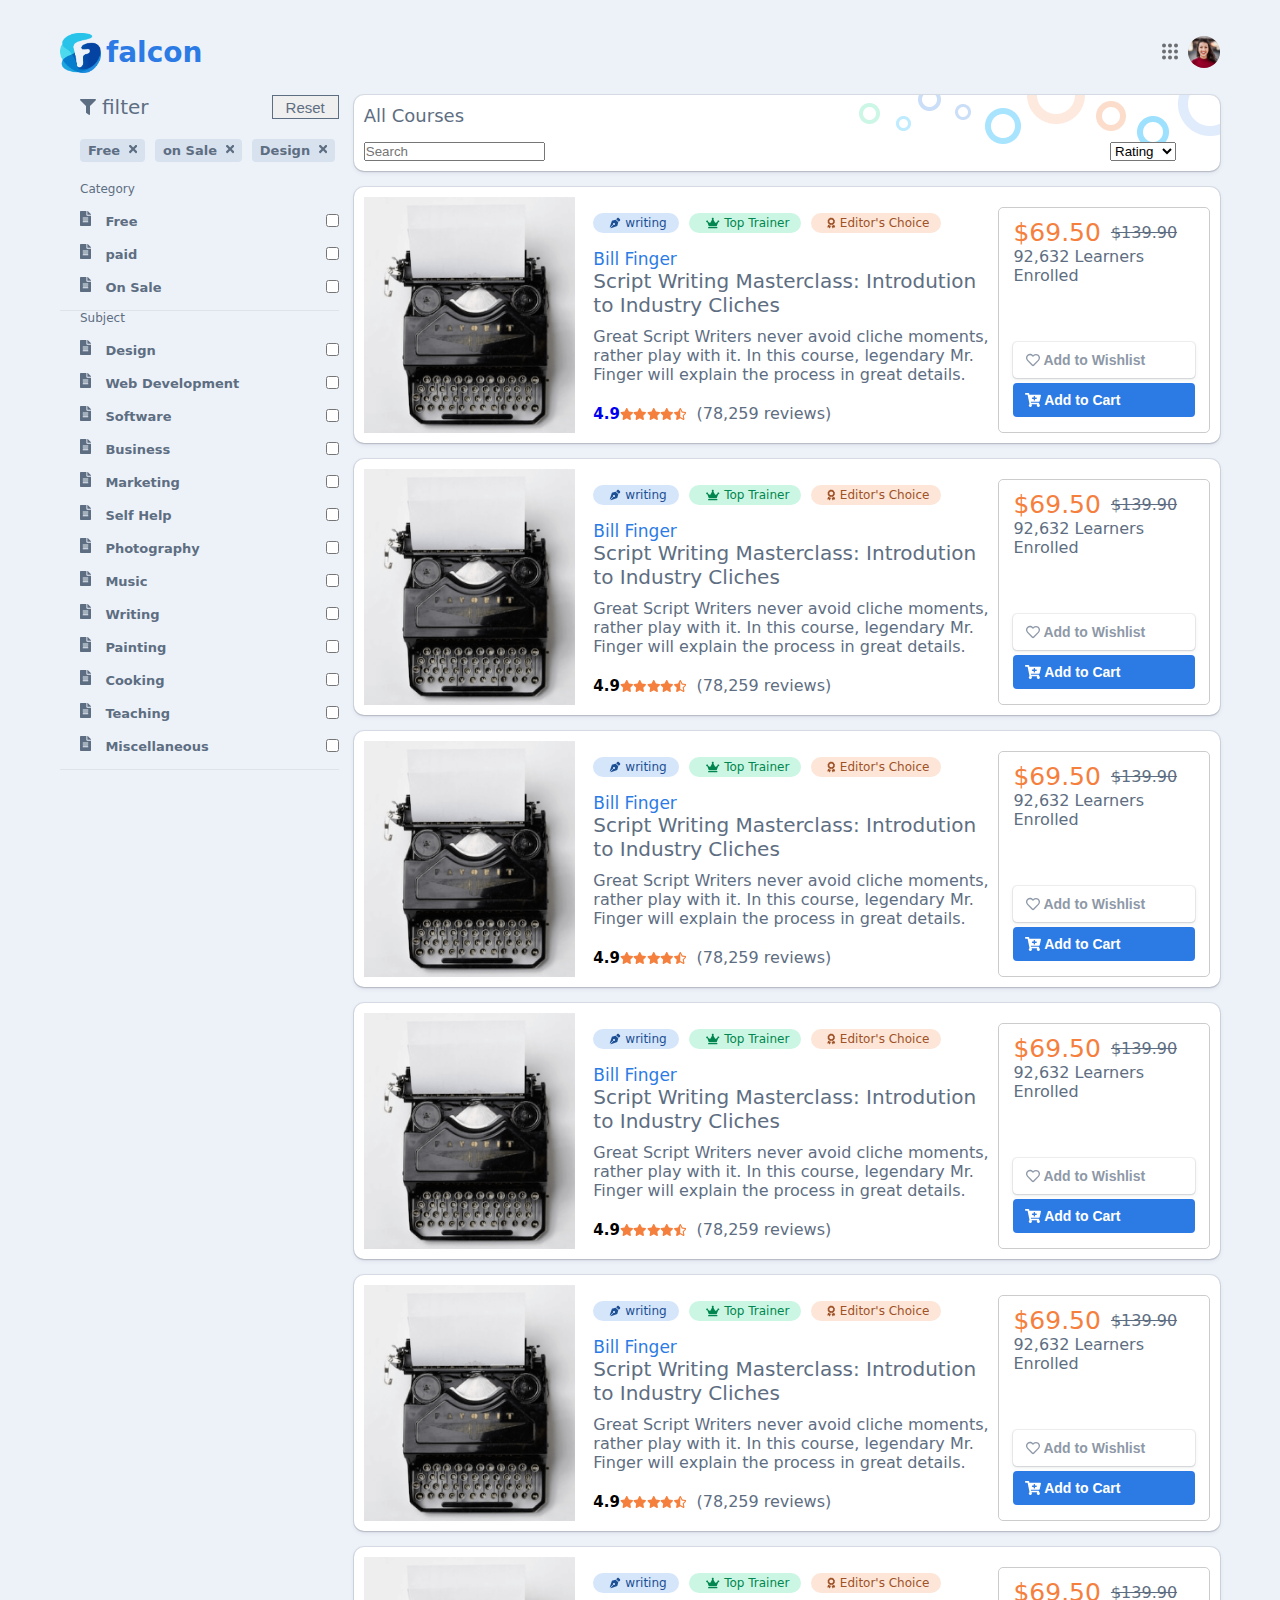
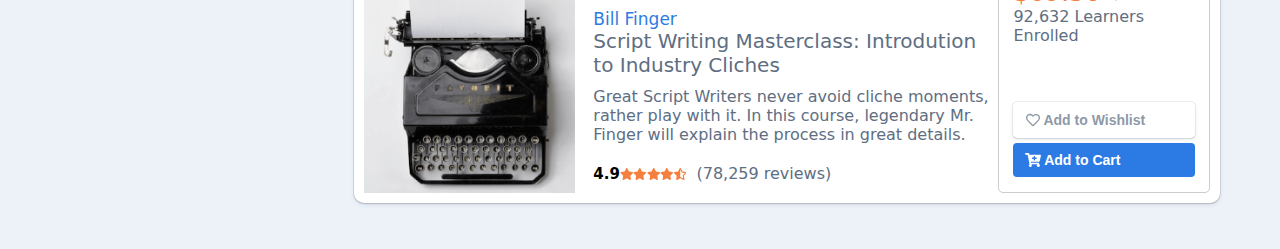
<file: index.html>
<!DOCTYPE html>
<html lang="en">

<head>
    <meta charset="UTF-8">
    <meta name="viewport" content="width=device-width, initial-scale=1.0">
    <link rel="stylesheet" href="/style.css">
    <link href="https://cdn.jsdelivr.net/npm/bootstrap@5.0.2/dist/css/bootstrap.min.css" rel="stylesheet"
        integrity="sha384-EVSTQN3/azprG1Anm3QDgpJLIm9Nao0Yz1ztcQTwFspd3yD65VohhpuuCOmLASjC" crossorigin="anonymous">

    <title>Course website</title>
</head>

<body>
    <div class="mycontainer">
        <!-- HEADER -->
        <header class="mycontainer">
            <nav class="nav">
                <div class="nav__logoBox">
                    <img class="nav__logo" src="/assets/falcon.png" alt="falcon logo">
                    <span class="nav__logoText">falcon</span>
                </div>

                <ul class="nav__list">
                    <li>
                        <img src="/assets/hamburgerMenu.svg" alt="hamburger menu svg">
                    </li>
                    <li>
                        <img class="userProfil" src="/assets/profilImg.png" alt="profil image">
                    </li>
                </ul>
            </nav>
        </header>
        <!-- MAIN -->
        <main class="mycontainer homePagemain ">

            <!-- left filter bar -->
            <div class="leftFilerBar ">
                <div class="resetFilterBox">
                    <div class="flex">
                        <img class="resetIcon" src="/assets/filterIcon.svg" alt="filter icon">
                        <h4>filter</h4>

                    </div>
                    <button class="btn btn--reset"> Reset</button>
                </div>
                <div class="flex selectedFilterOptionBox-wrraper">
                    <div class="selectedFilterOptionBox">
                        <span>Free</span>
                        <svg class="svg-inline--fa fa-times fa-w-11 fs--2" aria-hidden="true" focusable="false"
                            data-prefix="fas" data-icon="times" role="img" xmlns="http://www.w3.org/2000/svg"
                            viewBox="0 0 352 512" data-fa-i2svg="">
                            <path fill="currentColor"
                                d="M242.72 256l100.07-100.07c12.28-12.28 12.28-32.19 0-44.48l-22.24-22.24c-12.28-12.28-32.19-12.28-44.48 0L176 189.28 75.93 89.21c-12.28-12.28-32.19-12.28-44.48 0L9.21 111.45c-12.28 12.28-12.28 32.19 0 44.48L109.28 256 9.21 356.07c-12.28 12.28-12.28 32.19 0 44.48l22.24 22.24c12.28 12.28 32.2 12.28 44.48 0L176 322.72l100.07 100.07c12.28 12.28 32.2 12.28 44.48 0l22.24-22.24c12.28-12.28 12.28-32.19 0-44.48L242.72 256z">
                            </path>
                        </svg>
                    </div>
                    <div class="selectedFilterOptionBox onsale">
                        <span>on Sale</span>
                        <svg class="svg-inline--fa fa-times fa-w-11 fs--2" aria-hidden="true" focusable="false"
                            data-prefix="fas" data-icon="times" role="img" xmlns="http://www.w3.org/2000/svg"
                            viewBox="0 0 352 512" data-fa-i2svg="">
                            <path fill="currentColor"
                                d="M242.72 256l100.07-100.07c12.28-12.28 12.28-32.19 0-44.48l-22.24-22.24c-12.28-12.28-32.19-12.28-44.48 0L176 189.28 75.93 89.21c-12.28-12.28-32.19-12.28-44.48 0L9.21 111.45c-12.28 12.28-12.28 32.19 0 44.48L109.28 256 9.21 356.07c-12.28 12.28-12.28 32.19 0 44.48l22.24 22.24c12.28 12.28 32.2 12.28 44.48 0L176 322.72l100.07 100.07c12.28 12.28 32.2 12.28 44.48 0l22.24-22.24c12.28-12.28 12.28-32.19 0-44.48L242.72 256z">
                            </path>
                        </svg>
                    </div>
                    <div class="selectedFilterOptionBox">
                        <span>Design</span>
                        <svg class="svg-inline--fa fa-times fa-w-11 fs--2" aria-hidden="true" focusable="false"
                            data-prefix="fas" data-icon="times" role="img" xmlns="http://www.w3.org/2000/svg"
                            viewBox="0 0 352 512" data-fa-i2svg="">
                            <path fill="currentColor"
                                d="M242.72 256l100.07-100.07c12.28-12.28 12.28-32.19 0-44.48l-22.24-22.24c-12.28-12.28-32.19-12.28-44.48 0L176 189.28 75.93 89.21c-12.28-12.28-32.19-12.28-44.48 0L9.21 111.45c-12.28 12.28-12.28 32.19 0 44.48L109.28 256 9.21 356.07c-12.28 12.28-12.28 32.19 0 44.48l22.24 22.24c12.28 12.28 32.2 12.28 44.48 0L176 322.72l100.07 100.07c12.28 12.28 32.2 12.28 44.48 0l22.24-22.24c12.28-12.28 12.28-32.19 0-44.48L242.72 256z">
                            </path>
                        </svg>
                    </div>
                </div>
                <ul class="filterlist">
                    <li class="filterlist-title">Category</li>
                    <li>
                        <div class="filterlist-form">
                            <div>
                                <img src="/assets/paidIcon.svg" alt="paid icon">
                                <label class="form-check-label" for="flexCheckDefault">
                                    Free
                                </label>
                            </div>
                            <input class="form-check-input " type="checkbox" value="" id="flexCheckDefault">
                        </div>
                    </li>
                    <li>
                        <div class="filterlist-form">
                            <div>
                                <img src="/assets/paidIcon.svg" alt="paid icon">
                                <label class="form-check-label" for="flexCheckDefault">
                                    paid
                                </label>
                            </div>
                            <input class="form-check-input " type="checkbox" value="" id="flexCheckDefault">
                        </div>
                    </li>
                    <li>
                        <div class="filterlist-form">
                            <div>
                                <img src="/assets/paidIcon.svg" alt="paid icon">
                                <label class="form-check-label" for="flexCheckDefault">
                                    On Sale
                                </label>
                            </div>
                            <input class="form-check-input " type="checkbox" value="" id="flexCheckDefault">
                        </div>
                    </li>
                </ul>
                <ul class="filterlist">
                    <li class="filterlist-title">Subject</li>
                    <li>
                        <div class="filterlist-form">
                            <div>
                                <img src="/assets/paidIcon.svg" alt="paid icon">
                                <label class="form-check-label" for="flexCheckDefault">
                                    Design
                                </label>
                            </div>
                            <input class="form-check-input " type="checkbox" value="" id="flexCheckDefault">
                        </div>
                    </li>
                    <li>
                        <div class="filterlist-form">
                            <div>
                                <img src="/assets/paidIcon.svg" alt="paid icon">
                                <label class="form-check-label" for="flexCheckDefault">
                                    Web Development
                                </label>
                            </div>
                            <input class="form-check-input " type="checkbox" value="" id="flexCheckDefault">
                        </div>
                    </li>
                    <li>
                        <div class="filterlist-form">
                            <div>
                                <img src="/assets/paidIcon.svg" alt="paid icon">
                                <label class="form-check-label" for="flexCheckDefault">
                                    Software
                                </label>
                            </div>
                            <input class="form-check-input " type="checkbox" value="" id="flexCheckDefault">
                        </div>
                    </li>
                    <li>
                        <div class="filterlist-form">
                            <div>
                                <img src="/assets/paidIcon.svg" alt="paid icon">
                                <label class="form-check-label" for="flexCheckDefault">
                                    Business
                                </label>
                            </div>
                            <input class="form-check-input " type="checkbox" value="" id="flexCheckDefault">
                        </div>
                    </li>
                    <li>
                        <div class="filterlist-form">
                            <div>
                                <img src="/assets/paidIcon.svg" alt="paid icon">
                                <label class="form-check-label" for="flexCheckDefault">
                                    Marketing
                                </label>
                            </div>
                            <input class="form-check-input " type="checkbox" value="" id="flexCheckDefault">
                        </div>
                    </li>
                    <li>
                        <div class="filterlist-form">
                            <div>
                                <img src="/assets/paidIcon.svg" alt="paid icon">
                                <label class="form-check-label" for="flexCheckDefault">
                                    Self Help
                                </label>
                            </div>
                            <input class="form-check-input " type="checkbox" value="" id="flexCheckDefault">
                        </div>
                    </li>
                    <li>
                        <div class="filterlist-form">
                            <div>
                                <img src="/assets/paidIcon.svg" alt="paid icon">
                                <label class="form-check-label" for="flexCheckDefault">
                                    Photography
                                </label>
                            </div>
                            <input class="form-check-input " type="checkbox" value="" id="flexCheckDefault">
                        </div>
                    </li>
                    <li>
                        <div class="filterlist-form">
                            <div>
                                <img src="/assets/paidIcon.svg" alt="paid icon">
                                <label class="form-check-label" for="flexCheckDefault">
                                    Music
                                </label>
                            </div>
                            <input class="form-check-input " type="checkbox" value="" id="flexCheckDefault">
                        </div>
                    </li>
                    <li>
                        <div class="filterlist-form">
                            <div>
                                <img src="/assets/paidIcon.svg" alt="paid icon">
                                <label class="form-check-label" for="flexCheckDefault">
                                    Writing
                                </label>
                            </div>
                            <input class="form-check-input " type="checkbox" value="" id="flexCheckDefault">
                        </div>
                    </li>
                    <li>
                        <div class="filterlist-form">
                            <div>
                                <img src="/assets/paidIcon.svg" alt="paid icon">
                                <label class="form-check-label" for="flexCheckDefault">
                                    Painting
                                </label>
                            </div>
                            <input class="form-check-input " type="checkbox" value="" id="flexCheckDefault">
                        </div>
                    </li>
                    <li>
                        <div class="filterlist-form">
                            <div>
                                <img src="/assets/paidIcon.svg" alt="paid icon">
                                <label class="form-check-label" for="flexCheckDefault">
                                    Cooking
                                </label>
                            </div>
                            <input class="form-check-input " type="checkbox" value="" id="flexCheckDefault">
                        </div>
                    </li>
                    <li>
                        <div class="filterlist-form">
                            <div>
                                <img src="/assets/paidIcon.svg" alt="paid icon">
                                <label class="form-check-label" for="flexCheckDefault">
                                    Teaching
                                </label>
                            </div>
                            <input class="form-check-input " type="checkbox" value="" id="flexCheckDefault">
                        </div>
                    </li>
                    <li>
                        <div class="filterlist-form">
                            <div>
                                <img src="/assets/paidIcon.svg" alt="paid icon">
                                <label class="form-check-label" for="flexCheckDefault">
                                    Miscellaneous
                                </label>
                            </div>
                            <input class="form-check-input " type="checkbox" value="" id="flexCheckDefault">
                        </div>
                    </li>
                </ul>
            </div>
            <div class="gridx2">
                <!--filter   -->
                <div class="filterBar mycard">
                    <div>
                        <h4>All Courses</h4>
                        <div class="input-group input-group-lg mb-3">
                            <input type="text" class="form-control" placeholder="Search" aria-label="Search"
                                aria-describedby="basic-addon2">
                        </div>
                    </div>


                    <div class="dropdown">
                        <select class="form-select form-select-lg mb-3" aria-label="Default select example">
                            <option selected>Rating</option>
                            <option value="1">Review</option>
                            <option value="2">Price</option>
                        </select>
                    </div>
                </div>
                <div class="coursesList">
                    <!-- course card -->
                    <a href="/courseDetails.html">
                        <div class="course mycard">
                            <div>
                                <img class="course__image" src="/assets/course1.png" alt="course image">
                            </div>
                            <div class="course__desc">
                                <!-- BADGES -->
                                <div class="course__badges">
                                    <span id="badge__success" class="mybadge">
                                        <svg class="svg-inline--fa fa-pen-nib fa-w-16 me-1" data-fa-transform="shrink-4"
                                            aria-hidden="true" focusable="false" data-prefix="fas" data-icon="pen-nib"
                                            role="img" xmlns="http://www.w3.org/2000/svg" viewBox="0 0 512 512"
                                            data-fa-i2svg="" style="transform-origin: 0.5em 0.5em;">
                                            <g transform="translate(256 256)">
                                                <g transform="translate(0, 0)  scale(0.75, 0.75)  rotate(0 0 0)">
                                                    <path fill="currentColor"
                                                        d="M136.6 138.79a64.003 64.003 0 0 0-43.31 41.35L0 460l14.69 14.69L164.8 324.58c-2.99-6.26-4.8-13.18-4.8-20.58 0-26.51 21.49-48 48-48s48 21.49 48 48-21.49 48-48 48c-7.4 0-14.32-1.81-20.58-4.8L37.31 497.31 52 512l279.86-93.29a64.003 64.003 0 0 0 41.35-43.31L416 224 288 96l-151.4 42.79zm361.34-64.62l-60.11-60.11c-18.75-18.75-49.16-18.75-67.91 0l-56.55 56.55 128.02 128.02 56.55-56.55c18.75-18.75 18.75-49.15 0-67.91z"
                                                        transform="translate(-256 -256)"></path>
                                                </g>
                                            </g>
                                        </svg>
                                        writing
                                    </span>
                                    <span id="badge__green" class="mybadge ">
                                        <svg class="svg-inline--fa fa-crown fa-w-20 me-1" data-fa-transform="shrink-4"
                                            aria-hidden="true" focusable="false" data-prefix="fas" data-icon="crown"
                                            role="img" xmlns="http://www.w3.org/2000/svg" viewBox="0 0 640 512"
                                            data-fa-i2svg="" style="transform-origin: 0.625em 0.5em;">
                                            <g transform="translate(320 256)">
                                                <g transform="translate(0, 0)  scale(0.75, 0.75)  rotate(0 0 0)">
                                                    <path fill="currentColor"
                                                        d="M528 448H112c-8.8 0-16 7.2-16 16v32c0 8.8 7.2 16 16 16h416c8.8 0 16-7.2 16-16v-32c0-8.8-7.2-16-16-16zm64-320c-26.5 0-48 21.5-48 48 0 7.1 1.6 13.7 4.4 19.8L476 239.2c-15.4 9.2-35.3 4-44.2-11.6L350.3 85C361 76.2 368 63 368 48c0-26.5-21.5-48-48-48s-48 21.5-48 48c0 15 7 28.2 17.7 37l-81.5 142.6c-8.9 15.6-28.9 20.8-44.2 11.6l-72.3-43.4c2.7-6 4.4-12.7 4.4-19.8 0-26.5-21.5-48-48-48S0 149.5 0 176s21.5 48 48 48c2.6 0 5.2-.4 7.7-.8L128 416h384l72.3-192.8c2.5.4 5.1.8 7.7.8 26.5 0 48-21.5 48-48s-21.5-48-48-48z"
                                                        transform="translate(-320 -256)"></path>
                                                </g>
                                            </g>
                                        </svg>
                                        Top Trainer
                                    </span>
                                    <span id="badge__orange" class="mybadge ">
                                        <svg class="svg-inline--fa fa-award fa-w-12 me-1" data-fa-transform="shrink-4"
                                            aria-hidden="true" focusable="false" data-prefix="fas" data-icon="award"
                                            role="img" xmlns="http://www.w3.org/2000/svg" viewBox="0 0 384 512"
                                            data-fa-i2svg="" style="transform-origin: 0.375em 0.5em;">
                                            <g transform="translate(192 256)">
                                                <g transform="translate(0, 0)  scale(0.75, 0.75)  rotate(0 0 0)">
                                                    <path fill="currentColor"
                                                        d="M97.12 362.63c-8.69-8.69-4.16-6.24-25.12-11.85-9.51-2.55-17.87-7.45-25.43-13.32L1.2 448.7c-4.39 10.77 3.81 22.47 15.43 22.03l52.69-2.01L105.56 507c8 8.44 22.04 5.81 26.43-4.96l52.05-127.62c-10.84 6.04-22.87 9.58-35.31 9.58-19.5 0-37.82-7.59-51.61-21.37zM382.8 448.7l-45.37-111.24c-7.56 5.88-15.92 10.77-25.43 13.32-21.07 5.64-16.45 3.18-25.12 11.85-13.79 13.78-32.12 21.37-51.62 21.37-12.44 0-24.47-3.55-35.31-9.58L252 502.04c4.39 10.77 18.44 13.4 26.43 4.96l36.25-38.28 52.69 2.01c11.62.44 19.82-11.27 15.43-22.03zM263 340c15.28-15.55 17.03-14.21 38.79-20.14 13.89-3.79 24.75-14.84 28.47-28.98 7.48-28.4 5.54-24.97 25.95-45.75 10.17-10.35 14.14-25.44 10.42-39.58-7.47-28.38-7.48-24.42 0-52.83 3.72-14.14-.25-29.23-10.42-39.58-20.41-20.78-18.47-17.36-25.95-45.75-3.72-14.14-14.58-25.19-28.47-28.98-27.88-7.61-24.52-5.62-44.95-26.41-10.17-10.35-25-14.4-38.89-10.61-27.87 7.6-23.98 7.61-51.9 0-13.89-3.79-28.72.25-38.89 10.61-20.41 20.78-17.05 18.8-44.94 26.41-13.89 3.79-24.75 14.84-28.47 28.98-7.47 28.39-5.54 24.97-25.95 45.75-10.17 10.35-14.15 25.44-10.42 39.58 7.47 28.36 7.48 24.4 0 52.82-3.72 14.14.25 29.23 10.42 39.59 20.41 20.78 18.47 17.35 25.95 45.75 3.72 14.14 14.58 25.19 28.47 28.98C104.6 325.96 106.27 325 121 340c13.23 13.47 33.84 15.88 49.74 5.82a39.676 39.676 0 0 1 42.53 0c15.89 10.06 36.5 7.65 49.73-5.82zM97.66 175.96c0-53.03 42.24-96.02 94.34-96.02s94.34 42.99 94.34 96.02-42.24 96.02-94.34 96.02-94.34-42.99-94.34-96.02z"
                                                        transform="translate(-192 -256)"></path>
                                                </g>
                                            </g>
                                        </svg>
                                        Editor's Choice
                                    </span>
                                </div>
                                <h5>Bill Finger</h5>
                                <h4>
                                    Script Writing Masterclass: Introdution to Industry Cliches
                                </h4>
                                <p class="hiddenForMobiles">Great Script Writers never avoid cliche moments, rather play
                                    with
                                    it. In
                                    this
                                    course,
                                    legendary Mr. Finger will
                                    explain the process in great details.</p>
                                <div class="course__reviews">
                                    <span class="reviewNumbers">4.9</span>
                                    <svg class="svg-inline--fa fa-star fa-w-18 text-warning" aria-hidden="true"
                                        focusable="false" data-prefix="fa" data-icon="star" role="img"
                                        xmlns="http://www.w3.org/2000/svg" viewBox="0 0 576 512" data-fa-i2svg="">
                                        <path fill="#f5803e"
                                            d="M259.3 17.8L194 150.2 47.9 171.5c-26.2 3.8-36.7 36.1-17.7 54.6l105.7 103-25 145.5c-4.5 26.3 23.2 46 46.4 33.7L288 439.6l130.7 68.7c23.2 12.2 50.9-7.4 46.4-33.7l-25-145.5 105.7-103c19-18.5 8.5-50.8-17.7-54.6L382 150.2 316.7 17.8c-11.7-23.6-45.6-23.9-57.4 0z">
                                        </path>
                                    </svg>
                                    <svg class="svg-inline--fa fa-star fa-w-18 text-warning" aria-hidden="true"
                                        focusable="false" data-prefix="fa" data-icon="star" role="img"
                                        xmlns="http://www.w3.org/2000/svg" viewBox="0 0 576 512" data-fa-i2svg="">
                                        <path fill="#f5803e"
                                            d="M259.3 17.8L194 150.2 47.9 171.5c-26.2 3.8-36.7 36.1-17.7 54.6l105.7 103-25 145.5c-4.5 26.3 23.2 46 46.4 33.7L288 439.6l130.7 68.7c23.2 12.2 50.9-7.4 46.4-33.7l-25-145.5 105.7-103c19-18.5 8.5-50.8-17.7-54.6L382 150.2 316.7 17.8c-11.7-23.6-45.6-23.9-57.4 0z">
                                        </path>
                                    </svg>
                                    <svg class="svg-inline--fa fa-star fa-w-18 text-warning" aria-hidden="true"
                                        focusable="false" data-prefix="fa" data-icon="star" role="img"
                                        xmlns="http://www.w3.org/2000/svg" viewBox="0 0 576 512" data-fa-i2svg="">
                                        <path fill="#f5803e"
                                            d="M259.3 17.8L194 150.2 47.9 171.5c-26.2 3.8-36.7 36.1-17.7 54.6l105.7 103-25 145.5c-4.5 26.3 23.2 46 46.4 33.7L288 439.6l130.7 68.7c23.2 12.2 50.9-7.4 46.4-33.7l-25-145.5 105.7-103c19-18.5 8.5-50.8-17.7-54.6L382 150.2 316.7 17.8c-11.7-23.6-45.6-23.9-57.4 0z">
                                        </path>
                                    </svg>
                                    <svg class="svg-inline--fa fa-star fa-w-18 text-warning" aria-hidden="true"
                                        focusable="false" data-prefix="fa" data-icon="star" role="img"
                                        xmlns="http://www.w3.org/2000/svg" viewBox="0 0 576 512" data-fa-i2svg="">
                                        <path fill="#f5803e"
                                            d="M259.3 17.8L194 150.2 47.9 171.5c-26.2 3.8-36.7 36.1-17.7 54.6l105.7 103-25 145.5c-4.5 26.3 23.2 46 46.4 33.7L288 439.6l130.7 68.7c23.2 12.2 50.9-7.4 46.4-33.7l-25-145.5 105.7-103c19-18.5 8.5-50.8-17.7-54.6L382 150.2 316.7 17.8c-11.7-23.6-45.6-23.9-57.4 0z">
                                        </path>
                                    </svg>
                                    <svg class="svg-inline--fa fa-star-half-alt fa-w-17 text-warning star-icon"
                                        aria-hidden="true" focusable="false" data-prefix="fa" data-icon="star-half-alt"
                                        role="img" xmlns="http://www.w3.org/2000/svg" viewBox="0 0 536 512"
                                        data-fa-i2svg="">
                                        <path fill="#f5803e"
                                            d="M508.55 171.51L362.18 150.2 296.77 17.81C290.89 5.98 279.42 0 267.95 0c-11.4 0-22.79 5.9-28.69 17.81l-65.43 132.38-146.38 21.29c-26.25 3.8-36.77 36.09-17.74 54.59l105.89 103-25.06 145.48C86.98 495.33 103.57 512 122.15 512c4.93 0 10-1.17 14.87-3.75l130.95-68.68 130.94 68.7c4.86 2.55 9.92 3.71 14.83 3.71 18.6 0 35.22-16.61 31.66-37.4l-25.03-145.49 105.91-102.98c19.04-18.5 8.52-50.8-17.73-54.6zm-121.74 123.2l-18.12 17.62 4.28 24.88 19.52 113.45-102.13-53.59-22.38-11.74.03-317.19 51.03 103.29 11.18 22.63 25.01 3.64 114.23 16.63-82.65 80.38z">
                                        </path>
                                    </svg>
                                    <p>(78,259 reviews)</p>
                                </div>
                            </div>
                            <div class="course__priceContainer">
                                <div>
                                    <div class="course__priceBox">
                                        <h3 class="course__price">$69.50</h3>
                                        <p>$139.90</p>
                                    </div>
                                    <p>92,632 Learners Enrolled</p>
                                </div>
                                <div class="course__btnsBox">
                                    <!-- hidden for desktop -->
                                    <button id="heartBtn" class="mybtn flex btn--addToWishList">
                                        <img src="/assets/heart.svg" alt="heart icon">
                                        <span class="hiddenForMobiles">Add to Wishlist</span>
                                    </button>
                                    <button id="addToCartBtn" class="mybtn flex btn--addToCart">
                                        <img src="/assets/cartIcon.svg" alt="heart icon">
                                        <span class="hiddenForMobiles">Add to Cart</span>
                                    </button>
                                </div>
                            </div>
                        </div>
                    </a>
                    <!-- course card -->
                    <div class="course mycard">
                        <div>
                            <img class="course__image" src="/assets/course1.png" alt="course image">
                        </div>
                        <div class="course__desc">
                            <!-- BADGES -->
                            <div class="course__badges">
                                <span id="badge__success" class="mybadge">
                                    <svg class="svg-inline--fa fa-pen-nib fa-w-16 me-1" data-fa-transform="shrink-4"
                                        aria-hidden="true" focusable="false" data-prefix="fas" data-icon="pen-nib"
                                        role="img" xmlns="http://www.w3.org/2000/svg" viewBox="0 0 512 512"
                                        data-fa-i2svg="" style="transform-origin: 0.5em 0.5em;">
                                        <g transform="translate(256 256)">
                                            <g transform="translate(0, 0)  scale(0.75, 0.75)  rotate(0 0 0)">
                                                <path fill="currentColor"
                                                    d="M136.6 138.79a64.003 64.003 0 0 0-43.31 41.35L0 460l14.69 14.69L164.8 324.58c-2.99-6.26-4.8-13.18-4.8-20.58 0-26.51 21.49-48 48-48s48 21.49 48 48-21.49 48-48 48c-7.4 0-14.32-1.81-20.58-4.8L37.31 497.31 52 512l279.86-93.29a64.003 64.003 0 0 0 41.35-43.31L416 224 288 96l-151.4 42.79zm361.34-64.62l-60.11-60.11c-18.75-18.75-49.16-18.75-67.91 0l-56.55 56.55 128.02 128.02 56.55-56.55c18.75-18.75 18.75-49.15 0-67.91z"
                                                    transform="translate(-256 -256)"></path>
                                            </g>
                                        </g>
                                    </svg>
                                    writing
                                </span>
                                <span id="badge__green" class="mybadge ">
                                    <svg class="svg-inline--fa fa-crown fa-w-20 me-1" data-fa-transform="shrink-4"
                                        aria-hidden="true" focusable="false" data-prefix="fas" data-icon="crown"
                                        role="img" xmlns="http://www.w3.org/2000/svg" viewBox="0 0 640 512"
                                        data-fa-i2svg="" style="transform-origin: 0.625em 0.5em;">
                                        <g transform="translate(320 256)">
                                            <g transform="translate(0, 0)  scale(0.75, 0.75)  rotate(0 0 0)">
                                                <path fill="currentColor"
                                                    d="M528 448H112c-8.8 0-16 7.2-16 16v32c0 8.8 7.2 16 16 16h416c8.8 0 16-7.2 16-16v-32c0-8.8-7.2-16-16-16zm64-320c-26.5 0-48 21.5-48 48 0 7.1 1.6 13.7 4.4 19.8L476 239.2c-15.4 9.2-35.3 4-44.2-11.6L350.3 85C361 76.2 368 63 368 48c0-26.5-21.5-48-48-48s-48 21.5-48 48c0 15 7 28.2 17.7 37l-81.5 142.6c-8.9 15.6-28.9 20.8-44.2 11.6l-72.3-43.4c2.7-6 4.4-12.7 4.4-19.8 0-26.5-21.5-48-48-48S0 149.5 0 176s21.5 48 48 48c2.6 0 5.2-.4 7.7-.8L128 416h384l72.3-192.8c2.5.4 5.1.8 7.7.8 26.5 0 48-21.5 48-48s-21.5-48-48-48z"
                                                    transform="translate(-320 -256)"></path>
                                            </g>
                                        </g>
                                    </svg>
                                    Top Trainer
                                </span>
                                <span id="badge__orange" class="mybadge ">
                                    <svg class="svg-inline--fa fa-award fa-w-12 me-1" data-fa-transform="shrink-4"
                                        aria-hidden="true" focusable="false" data-prefix="fas" data-icon="award"
                                        role="img" xmlns="http://www.w3.org/2000/svg" viewBox="0 0 384 512"
                                        data-fa-i2svg="" style="transform-origin: 0.375em 0.5em;">
                                        <g transform="translate(192 256)">
                                            <g transform="translate(0, 0)  scale(0.75, 0.75)  rotate(0 0 0)">
                                                <path fill="currentColor"
                                                    d="M97.12 362.63c-8.69-8.69-4.16-6.24-25.12-11.85-9.51-2.55-17.87-7.45-25.43-13.32L1.2 448.7c-4.39 10.77 3.81 22.47 15.43 22.03l52.69-2.01L105.56 507c8 8.44 22.04 5.81 26.43-4.96l52.05-127.62c-10.84 6.04-22.87 9.58-35.31 9.58-19.5 0-37.82-7.59-51.61-21.37zM382.8 448.7l-45.37-111.24c-7.56 5.88-15.92 10.77-25.43 13.32-21.07 5.64-16.45 3.18-25.12 11.85-13.79 13.78-32.12 21.37-51.62 21.37-12.44 0-24.47-3.55-35.31-9.58L252 502.04c4.39 10.77 18.44 13.4 26.43 4.96l36.25-38.28 52.69 2.01c11.62.44 19.82-11.27 15.43-22.03zM263 340c15.28-15.55 17.03-14.21 38.79-20.14 13.89-3.79 24.75-14.84 28.47-28.98 7.48-28.4 5.54-24.97 25.95-45.75 10.17-10.35 14.14-25.44 10.42-39.58-7.47-28.38-7.48-24.42 0-52.83 3.72-14.14-.25-29.23-10.42-39.58-20.41-20.78-18.47-17.36-25.95-45.75-3.72-14.14-14.58-25.19-28.47-28.98-27.88-7.61-24.52-5.62-44.95-26.41-10.17-10.35-25-14.4-38.89-10.61-27.87 7.6-23.98 7.61-51.9 0-13.89-3.79-28.72.25-38.89 10.61-20.41 20.78-17.05 18.8-44.94 26.41-13.89 3.79-24.75 14.84-28.47 28.98-7.47 28.39-5.54 24.97-25.95 45.75-10.17 10.35-14.15 25.44-10.42 39.58 7.47 28.36 7.48 24.4 0 52.82-3.72 14.14.25 29.23 10.42 39.59 20.41 20.78 18.47 17.35 25.95 45.75 3.72 14.14 14.58 25.19 28.47 28.98C104.6 325.96 106.27 325 121 340c13.23 13.47 33.84 15.88 49.74 5.82a39.676 39.676 0 0 1 42.53 0c15.89 10.06 36.5 7.65 49.73-5.82zM97.66 175.96c0-53.03 42.24-96.02 94.34-96.02s94.34 42.99 94.34 96.02-42.24 96.02-94.34 96.02-94.34-42.99-94.34-96.02z"
                                                    transform="translate(-192 -256)"></path>
                                            </g>
                                        </g>
                                    </svg>
                                    Editor's Choice
                                </span>
                            </div>
                            <h5>Bill Finger</h5>
                            <h4>
                                Script Writing Masterclass: Introdution to Industry Cliches
                            </h4>
                            <p class="hiddenForMobiles">Great Script Writers never avoid cliche moments, rather play
                                with
                                it. In
                                this
                                course,
                                legendary Mr. Finger will
                                explain the process in great details.</p>
                            <div class="course__reviews">
                                <span class="reviewNumbers">4.9</span>
                                <svg class="svg-inline--fa fa-star fa-w-18 text-warning" aria-hidden="true"
                                    focusable="false" data-prefix="fa" data-icon="star" role="img"
                                    xmlns="http://www.w3.org/2000/svg" viewBox="0 0 576 512" data-fa-i2svg="">
                                    <path fill="#f5803e"
                                        d="M259.3 17.8L194 150.2 47.9 171.5c-26.2 3.8-36.7 36.1-17.7 54.6l105.7 103-25 145.5c-4.5 26.3 23.2 46 46.4 33.7L288 439.6l130.7 68.7c23.2 12.2 50.9-7.4 46.4-33.7l-25-145.5 105.7-103c19-18.5 8.5-50.8-17.7-54.6L382 150.2 316.7 17.8c-11.7-23.6-45.6-23.9-57.4 0z">
                                    </path>
                                </svg>
                                <svg class="svg-inline--fa fa-star fa-w-18 text-warning" aria-hidden="true"
                                    focusable="false" data-prefix="fa" data-icon="star" role="img"
                                    xmlns="http://www.w3.org/2000/svg" viewBox="0 0 576 512" data-fa-i2svg="">
                                    <path fill="#f5803e"
                                        d="M259.3 17.8L194 150.2 47.9 171.5c-26.2 3.8-36.7 36.1-17.7 54.6l105.7 103-25 145.5c-4.5 26.3 23.2 46 46.4 33.7L288 439.6l130.7 68.7c23.2 12.2 50.9-7.4 46.4-33.7l-25-145.5 105.7-103c19-18.5 8.5-50.8-17.7-54.6L382 150.2 316.7 17.8c-11.7-23.6-45.6-23.9-57.4 0z">
                                    </path>
                                </svg>
                                <svg class="svg-inline--fa fa-star fa-w-18 text-warning" aria-hidden="true"
                                    focusable="false" data-prefix="fa" data-icon="star" role="img"
                                    xmlns="http://www.w3.org/2000/svg" viewBox="0 0 576 512" data-fa-i2svg="">
                                    <path fill="#f5803e"
                                        d="M259.3 17.8L194 150.2 47.9 171.5c-26.2 3.8-36.7 36.1-17.7 54.6l105.7 103-25 145.5c-4.5 26.3 23.2 46 46.4 33.7L288 439.6l130.7 68.7c23.2 12.2 50.9-7.4 46.4-33.7l-25-145.5 105.7-103c19-18.5 8.5-50.8-17.7-54.6L382 150.2 316.7 17.8c-11.7-23.6-45.6-23.9-57.4 0z">
                                    </path>
                                </svg>
                                <svg class="svg-inline--fa fa-star fa-w-18 text-warning" aria-hidden="true"
                                    focusable="false" data-prefix="fa" data-icon="star" role="img"
                                    xmlns="http://www.w3.org/2000/svg" viewBox="0 0 576 512" data-fa-i2svg="">
                                    <path fill="#f5803e"
                                        d="M259.3 17.8L194 150.2 47.9 171.5c-26.2 3.8-36.7 36.1-17.7 54.6l105.7 103-25 145.5c-4.5 26.3 23.2 46 46.4 33.7L288 439.6l130.7 68.7c23.2 12.2 50.9-7.4 46.4-33.7l-25-145.5 105.7-103c19-18.5 8.5-50.8-17.7-54.6L382 150.2 316.7 17.8c-11.7-23.6-45.6-23.9-57.4 0z">
                                    </path>
                                </svg>
                                <svg class="svg-inline--fa fa-star-half-alt fa-w-17 text-warning star-icon"
                                    aria-hidden="true" focusable="false" data-prefix="fa" data-icon="star-half-alt"
                                    role="img" xmlns="http://www.w3.org/2000/svg" viewBox="0 0 536 512"
                                    data-fa-i2svg="">
                                    <path fill="#f5803e"
                                        d="M508.55 171.51L362.18 150.2 296.77 17.81C290.89 5.98 279.42 0 267.95 0c-11.4 0-22.79 5.9-28.69 17.81l-65.43 132.38-146.38 21.29c-26.25 3.8-36.77 36.09-17.74 54.59l105.89 103-25.06 145.48C86.98 495.33 103.57 512 122.15 512c4.93 0 10-1.17 14.87-3.75l130.95-68.68 130.94 68.7c4.86 2.55 9.92 3.71 14.83 3.71 18.6 0 35.22-16.61 31.66-37.4l-25.03-145.49 105.91-102.98c19.04-18.5 8.52-50.8-17.73-54.6zm-121.74 123.2l-18.12 17.62 4.28 24.88 19.52 113.45-102.13-53.59-22.38-11.74.03-317.19 51.03 103.29 11.18 22.63 25.01 3.64 114.23 16.63-82.65 80.38z">
                                    </path>
                                </svg>
                                <p>(78,259 reviews)</p>
                            </div>
                        </div>
                        <div class="course__priceContainer">
                            <div>
                                <div class="course__priceBox">
                                    <h3 class="course__price">$69.50</h3>
                                    <p>$139.90</p>
                                </div>
                                <p>92,632 Learners Enrolled</p>
                            </div>
                            <div class="course__btnsBox">
                                <!-- hidden for desktop -->
                                <button id="heartBtn" class="mybtn flex btn--addToWishList">
                                    <img src="/assets/heart.svg" alt="heart icon">
                                    <span class="hiddenForMobiles">Add to Wishlist</span>
                                </button>
                                <button id="addToCartBtn" class="mybtn flex btn--addToCart">
                                    <img src="/assets/cartIcon.svg" alt="heart icon">
                                    <span class="hiddenForMobiles">Add to Cart</span>
                                </button>
                            </div>
                        </div>
                    </div>
                    <!-- course card -->
                    <div class="course mycard">
                        <div>
                            <img class="course__image" src="/assets/course1.png" alt="course image">
                        </div>
                        <div class="course__desc">
                            <!-- BADGES -->
                            <div class="course__badges">
                                <span id="badge__success" class="mybadge">
                                    <svg class="svg-inline--fa fa-pen-nib fa-w-16 me-1" data-fa-transform="shrink-4"
                                        aria-hidden="true" focusable="false" data-prefix="fas" data-icon="pen-nib"
                                        role="img" xmlns="http://www.w3.org/2000/svg" viewBox="0 0 512 512"
                                        data-fa-i2svg="" style="transform-origin: 0.5em 0.5em;">
                                        <g transform="translate(256 256)">
                                            <g transform="translate(0, 0)  scale(0.75, 0.75)  rotate(0 0 0)">
                                                <path fill="currentColor"
                                                    d="M136.6 138.79a64.003 64.003 0 0 0-43.31 41.35L0 460l14.69 14.69L164.8 324.58c-2.99-6.26-4.8-13.18-4.8-20.58 0-26.51 21.49-48 48-48s48 21.49 48 48-21.49 48-48 48c-7.4 0-14.32-1.81-20.58-4.8L37.31 497.31 52 512l279.86-93.29a64.003 64.003 0 0 0 41.35-43.31L416 224 288 96l-151.4 42.79zm361.34-64.62l-60.11-60.11c-18.75-18.75-49.16-18.75-67.91 0l-56.55 56.55 128.02 128.02 56.55-56.55c18.75-18.75 18.75-49.15 0-67.91z"
                                                    transform="translate(-256 -256)"></path>
                                            </g>
                                        </g>
                                    </svg>
                                    writing
                                </span>
                                <span id="badge__green" class="mybadge ">
                                    <svg class="svg-inline--fa fa-crown fa-w-20 me-1" data-fa-transform="shrink-4"
                                        aria-hidden="true" focusable="false" data-prefix="fas" data-icon="crown"
                                        role="img" xmlns="http://www.w3.org/2000/svg" viewBox="0 0 640 512"
                                        data-fa-i2svg="" style="transform-origin: 0.625em 0.5em;">
                                        <g transform="translate(320 256)">
                                            <g transform="translate(0, 0)  scale(0.75, 0.75)  rotate(0 0 0)">
                                                <path fill="currentColor"
                                                    d="M528 448H112c-8.8 0-16 7.2-16 16v32c0 8.8 7.2 16 16 16h416c8.8 0 16-7.2 16-16v-32c0-8.8-7.2-16-16-16zm64-320c-26.5 0-48 21.5-48 48 0 7.1 1.6 13.7 4.4 19.8L476 239.2c-15.4 9.2-35.3 4-44.2-11.6L350.3 85C361 76.2 368 63 368 48c0-26.5-21.5-48-48-48s-48 21.5-48 48c0 15 7 28.2 17.7 37l-81.5 142.6c-8.9 15.6-28.9 20.8-44.2 11.6l-72.3-43.4c2.7-6 4.4-12.7 4.4-19.8 0-26.5-21.5-48-48-48S0 149.5 0 176s21.5 48 48 48c2.6 0 5.2-.4 7.7-.8L128 416h384l72.3-192.8c2.5.4 5.1.8 7.7.8 26.5 0 48-21.5 48-48s-21.5-48-48-48z"
                                                    transform="translate(-320 -256)"></path>
                                            </g>
                                        </g>
                                    </svg>
                                    Top Trainer
                                </span>
                                <span id="badge__orange" class="mybadge ">
                                    <svg class="svg-inline--fa fa-award fa-w-12 me-1" data-fa-transform="shrink-4"
                                        aria-hidden="true" focusable="false" data-prefix="fas" data-icon="award"
                                        role="img" xmlns="http://www.w3.org/2000/svg" viewBox="0 0 384 512"
                                        data-fa-i2svg="" style="transform-origin: 0.375em 0.5em;">
                                        <g transform="translate(192 256)">
                                            <g transform="translate(0, 0)  scale(0.75, 0.75)  rotate(0 0 0)">
                                                <path fill="currentColor"
                                                    d="M97.12 362.63c-8.69-8.69-4.16-6.24-25.12-11.85-9.51-2.55-17.87-7.45-25.43-13.32L1.2 448.7c-4.39 10.77 3.81 22.47 15.43 22.03l52.69-2.01L105.56 507c8 8.44 22.04 5.81 26.43-4.96l52.05-127.62c-10.84 6.04-22.87 9.58-35.31 9.58-19.5 0-37.82-7.59-51.61-21.37zM382.8 448.7l-45.37-111.24c-7.56 5.88-15.92 10.77-25.43 13.32-21.07 5.64-16.45 3.18-25.12 11.85-13.79 13.78-32.12 21.37-51.62 21.37-12.44 0-24.47-3.55-35.31-9.58L252 502.04c4.39 10.77 18.44 13.4 26.43 4.96l36.25-38.28 52.69 2.01c11.62.44 19.82-11.27 15.43-22.03zM263 340c15.28-15.55 17.03-14.21 38.79-20.14 13.89-3.79 24.75-14.84 28.47-28.98 7.48-28.4 5.54-24.97 25.95-45.75 10.17-10.35 14.14-25.44 10.42-39.58-7.47-28.38-7.48-24.42 0-52.83 3.72-14.14-.25-29.23-10.42-39.58-20.41-20.78-18.47-17.36-25.95-45.75-3.72-14.14-14.58-25.19-28.47-28.98-27.88-7.61-24.52-5.62-44.95-26.41-10.17-10.35-25-14.4-38.89-10.61-27.87 7.6-23.98 7.61-51.9 0-13.89-3.79-28.72.25-38.89 10.61-20.41 20.78-17.05 18.8-44.94 26.41-13.89 3.79-24.75 14.84-28.47 28.98-7.47 28.39-5.54 24.97-25.95 45.75-10.17 10.35-14.15 25.44-10.42 39.58 7.47 28.36 7.48 24.4 0 52.82-3.72 14.14.25 29.23 10.42 39.59 20.41 20.78 18.47 17.35 25.95 45.75 3.72 14.14 14.58 25.19 28.47 28.98C104.6 325.96 106.27 325 121 340c13.23 13.47 33.84 15.88 49.74 5.82a39.676 39.676 0 0 1 42.53 0c15.89 10.06 36.5 7.65 49.73-5.82zM97.66 175.96c0-53.03 42.24-96.02 94.34-96.02s94.34 42.99 94.34 96.02-42.24 96.02-94.34 96.02-94.34-42.99-94.34-96.02z"
                                                    transform="translate(-192 -256)"></path>
                                            </g>
                                        </g>
                                    </svg>
                                    Editor's Choice
                                </span>
                            </div>
                            <h5>Bill Finger</h5>
                            <h4>
                                Script Writing Masterclass: Introdution to Industry Cliches
                            </h4>
                            <p class="hiddenForMobiles">Great Script Writers never avoid cliche moments, rather play
                                with
                                it. In
                                this
                                course,
                                legendary Mr. Finger will
                                explain the process in great details.</p>
                            <div class="course__reviews">
                                <span class="reviewNumbers">4.9</span>
                                <svg class="svg-inline--fa fa-star fa-w-18 text-warning" aria-hidden="true"
                                    focusable="false" data-prefix="fa" data-icon="star" role="img"
                                    xmlns="http://www.w3.org/2000/svg" viewBox="0 0 576 512" data-fa-i2svg="">
                                    <path fill="#f5803e"
                                        d="M259.3 17.8L194 150.2 47.9 171.5c-26.2 3.8-36.7 36.1-17.7 54.6l105.7 103-25 145.5c-4.5 26.3 23.2 46 46.4 33.7L288 439.6l130.7 68.7c23.2 12.2 50.9-7.4 46.4-33.7l-25-145.5 105.7-103c19-18.5 8.5-50.8-17.7-54.6L382 150.2 316.7 17.8c-11.7-23.6-45.6-23.9-57.4 0z">
                                    </path>
                                </svg>
                                <svg class="svg-inline--fa fa-star fa-w-18 text-warning" aria-hidden="true"
                                    focusable="false" data-prefix="fa" data-icon="star" role="img"
                                    xmlns="http://www.w3.org/2000/svg" viewBox="0 0 576 512" data-fa-i2svg="">
                                    <path fill="#f5803e"
                                        d="M259.3 17.8L194 150.2 47.9 171.5c-26.2 3.8-36.7 36.1-17.7 54.6l105.7 103-25 145.5c-4.5 26.3 23.2 46 46.4 33.7L288 439.6l130.7 68.7c23.2 12.2 50.9-7.4 46.4-33.7l-25-145.5 105.7-103c19-18.5 8.5-50.8-17.7-54.6L382 150.2 316.7 17.8c-11.7-23.6-45.6-23.9-57.4 0z">
                                    </path>
                                </svg>
                                <svg class="svg-inline--fa fa-star fa-w-18 text-warning" aria-hidden="true"
                                    focusable="false" data-prefix="fa" data-icon="star" role="img"
                                    xmlns="http://www.w3.org/2000/svg" viewBox="0 0 576 512" data-fa-i2svg="">
                                    <path fill="#f5803e"
                                        d="M259.3 17.8L194 150.2 47.9 171.5c-26.2 3.8-36.7 36.1-17.7 54.6l105.7 103-25 145.5c-4.5 26.3 23.2 46 46.4 33.7L288 439.6l130.7 68.7c23.2 12.2 50.9-7.4 46.4-33.7l-25-145.5 105.7-103c19-18.5 8.5-50.8-17.7-54.6L382 150.2 316.7 17.8c-11.7-23.6-45.6-23.9-57.4 0z">
                                    </path>
                                </svg>
                                <svg class="svg-inline--fa fa-star fa-w-18 text-warning" aria-hidden="true"
                                    focusable="false" data-prefix="fa" data-icon="star" role="img"
                                    xmlns="http://www.w3.org/2000/svg" viewBox="0 0 576 512" data-fa-i2svg="">
                                    <path fill="#f5803e"
                                        d="M259.3 17.8L194 150.2 47.9 171.5c-26.2 3.8-36.7 36.1-17.7 54.6l105.7 103-25 145.5c-4.5 26.3 23.2 46 46.4 33.7L288 439.6l130.7 68.7c23.2 12.2 50.9-7.4 46.4-33.7l-25-145.5 105.7-103c19-18.5 8.5-50.8-17.7-54.6L382 150.2 316.7 17.8c-11.7-23.6-45.6-23.9-57.4 0z">
                                    </path>
                                </svg>
                                <svg class="svg-inline--fa fa-star-half-alt fa-w-17 text-warning star-icon"
                                    aria-hidden="true" focusable="false" data-prefix="fa" data-icon="star-half-alt"
                                    role="img" xmlns="http://www.w3.org/2000/svg" viewBox="0 0 536 512"
                                    data-fa-i2svg="">
                                    <path fill="#f5803e"
                                        d="M508.55 171.51L362.18 150.2 296.77 17.81C290.89 5.98 279.42 0 267.95 0c-11.4 0-22.79 5.9-28.69 17.81l-65.43 132.38-146.38 21.29c-26.25 3.8-36.77 36.09-17.74 54.59l105.89 103-25.06 145.48C86.98 495.33 103.57 512 122.15 512c4.93 0 10-1.17 14.87-3.75l130.95-68.68 130.94 68.7c4.86 2.55 9.92 3.71 14.83 3.71 18.6 0 35.22-16.61 31.66-37.4l-25.03-145.49 105.91-102.98c19.04-18.5 8.52-50.8-17.73-54.6zm-121.74 123.2l-18.12 17.62 4.28 24.88 19.52 113.45-102.13-53.59-22.38-11.74.03-317.19 51.03 103.29 11.18 22.63 25.01 3.64 114.23 16.63-82.65 80.38z">
                                    </path>
                                </svg>
                                <p>(78,259 reviews)</p>
                            </div>
                        </div>
                        <div class="course__priceContainer">
                            <div>
                                <div class="course__priceBox">
                                    <h3 class="course__price">$69.50</h3>
                                    <p>$139.90</p>
                                </div>
                                <p>92,632 Learners Enrolled</p>
                            </div>
                            <div class="course__btnsBox">
                                <!-- hidden for desktop -->
                                <button id="heartBtn" class="mybtn flex btn--addToWishList">
                                    <img src="/assets/heart.svg" alt="heart icon">
                                    <span class="hiddenForMobiles">Add to Wishlist</span>
                                </button>
                                <button id="addToCartBtn" class="mybtn flex btn--addToCart">
                                    <img src="/assets/cartIcon.svg" alt="heart icon">
                                    <span class="hiddenForMobiles">Add to Cart</span>
                                </button>
                            </div>
                        </div>
                    </div>
                    <!-- course card -->
                    <div class="course mycard">
                        <div>
                            <img class="course__image" src="/assets/course1.png" alt="course image">
                        </div>
                        <div class="course__desc">
                            <!-- BADGES -->
                            <div class="course__badges">
                                <span id="badge__success" class="mybadge">
                                    <svg class="svg-inline--fa fa-pen-nib fa-w-16 me-1" data-fa-transform="shrink-4"
                                        aria-hidden="true" focusable="false" data-prefix="fas" data-icon="pen-nib"
                                        role="img" xmlns="http://www.w3.org/2000/svg" viewBox="0 0 512 512"
                                        data-fa-i2svg="" style="transform-origin: 0.5em 0.5em;">
                                        <g transform="translate(256 256)">
                                            <g transform="translate(0, 0)  scale(0.75, 0.75)  rotate(0 0 0)">
                                                <path fill="currentColor"
                                                    d="M136.6 138.79a64.003 64.003 0 0 0-43.31 41.35L0 460l14.69 14.69L164.8 324.58c-2.99-6.26-4.8-13.18-4.8-20.58 0-26.51 21.49-48 48-48s48 21.49 48 48-21.49 48-48 48c-7.4 0-14.32-1.81-20.58-4.8L37.31 497.31 52 512l279.86-93.29a64.003 64.003 0 0 0 41.35-43.31L416 224 288 96l-151.4 42.79zm361.34-64.62l-60.11-60.11c-18.75-18.75-49.16-18.75-67.91 0l-56.55 56.55 128.02 128.02 56.55-56.55c18.75-18.75 18.75-49.15 0-67.91z"
                                                    transform="translate(-256 -256)"></path>
                                            </g>
                                        </g>
                                    </svg>
                                    writing
                                </span>
                                <span id="badge__green" class="mybadge ">
                                    <svg class="svg-inline--fa fa-crown fa-w-20 me-1" data-fa-transform="shrink-4"
                                        aria-hidden="true" focusable="false" data-prefix="fas" data-icon="crown"
                                        role="img" xmlns="http://www.w3.org/2000/svg" viewBox="0 0 640 512"
                                        data-fa-i2svg="" style="transform-origin: 0.625em 0.5em;">
                                        <g transform="translate(320 256)">
                                            <g transform="translate(0, 0)  scale(0.75, 0.75)  rotate(0 0 0)">
                                                <path fill="currentColor"
                                                    d="M528 448H112c-8.8 0-16 7.2-16 16v32c0 8.8 7.2 16 16 16h416c8.8 0 16-7.2 16-16v-32c0-8.8-7.2-16-16-16zm64-320c-26.5 0-48 21.5-48 48 0 7.1 1.6 13.7 4.4 19.8L476 239.2c-15.4 9.2-35.3 4-44.2-11.6L350.3 85C361 76.2 368 63 368 48c0-26.5-21.5-48-48-48s-48 21.5-48 48c0 15 7 28.2 17.7 37l-81.5 142.6c-8.9 15.6-28.9 20.8-44.2 11.6l-72.3-43.4c2.7-6 4.4-12.7 4.4-19.8 0-26.5-21.5-48-48-48S0 149.5 0 176s21.5 48 48 48c2.6 0 5.2-.4 7.7-.8L128 416h384l72.3-192.8c2.5.4 5.1.8 7.7.8 26.5 0 48-21.5 48-48s-21.5-48-48-48z"
                                                    transform="translate(-320 -256)"></path>
                                            </g>
                                        </g>
                                    </svg>
                                    Top Trainer
                                </span>
                                <span id="badge__orange" class="mybadge ">
                                    <svg class="svg-inline--fa fa-award fa-w-12 me-1" data-fa-transform="shrink-4"
                                        aria-hidden="true" focusable="false" data-prefix="fas" data-icon="award"
                                        role="img" xmlns="http://www.w3.org/2000/svg" viewBox="0 0 384 512"
                                        data-fa-i2svg="" style="transform-origin: 0.375em 0.5em;">
                                        <g transform="translate(192 256)">
                                            <g transform="translate(0, 0)  scale(0.75, 0.75)  rotate(0 0 0)">
                                                <path fill="currentColor"
                                                    d="M97.12 362.63c-8.69-8.69-4.16-6.24-25.12-11.85-9.51-2.55-17.87-7.45-25.43-13.32L1.2 448.7c-4.39 10.77 3.81 22.47 15.43 22.03l52.69-2.01L105.56 507c8 8.44 22.04 5.81 26.43-4.96l52.05-127.62c-10.84 6.04-22.87 9.58-35.31 9.58-19.5 0-37.82-7.59-51.61-21.37zM382.8 448.7l-45.37-111.24c-7.56 5.88-15.92 10.77-25.43 13.32-21.07 5.64-16.45 3.18-25.12 11.85-13.79 13.78-32.12 21.37-51.62 21.37-12.44 0-24.47-3.55-35.31-9.58L252 502.04c4.39 10.77 18.44 13.4 26.43 4.96l36.25-38.28 52.69 2.01c11.62.44 19.82-11.27 15.43-22.03zM263 340c15.28-15.55 17.03-14.21 38.79-20.14 13.89-3.79 24.75-14.84 28.47-28.98 7.48-28.4 5.54-24.97 25.95-45.75 10.17-10.35 14.14-25.44 10.42-39.58-7.47-28.38-7.48-24.42 0-52.83 3.72-14.14-.25-29.23-10.42-39.58-20.41-20.78-18.47-17.36-25.95-45.75-3.72-14.14-14.58-25.19-28.47-28.98-27.88-7.61-24.52-5.62-44.95-26.41-10.17-10.35-25-14.4-38.89-10.61-27.87 7.6-23.98 7.61-51.9 0-13.89-3.79-28.72.25-38.89 10.61-20.41 20.78-17.05 18.8-44.94 26.41-13.89 3.79-24.75 14.84-28.47 28.98-7.47 28.39-5.54 24.97-25.95 45.75-10.17 10.35-14.15 25.44-10.42 39.58 7.47 28.36 7.48 24.4 0 52.82-3.72 14.14.25 29.23 10.42 39.59 20.41 20.78 18.47 17.35 25.95 45.75 3.72 14.14 14.58 25.19 28.47 28.98C104.6 325.96 106.27 325 121 340c13.23 13.47 33.84 15.88 49.74 5.82a39.676 39.676 0 0 1 42.53 0c15.89 10.06 36.5 7.65 49.73-5.82zM97.66 175.96c0-53.03 42.24-96.02 94.34-96.02s94.34 42.99 94.34 96.02-42.24 96.02-94.34 96.02-94.34-42.99-94.34-96.02z"
                                                    transform="translate(-192 -256)"></path>
                                            </g>
                                        </g>
                                    </svg>
                                    Editor's Choice
                                </span>
                            </div>
                            <h5>Bill Finger</h5>
                            <h4>
                                Script Writing Masterclass: Introdution to Industry Cliches
                            </h4>
                            <p class="hiddenForMobiles">Great Script Writers never avoid cliche moments, rather play
                                with
                                it. In
                                this
                                course,
                                legendary Mr. Finger will
                                explain the process in great details.</p>
                            <div class="course__reviews">
                                <span class="reviewNumbers">4.9</span>
                                <svg class="svg-inline--fa fa-star fa-w-18 text-warning" aria-hidden="true"
                                    focusable="false" data-prefix="fa" data-icon="star" role="img"
                                    xmlns="http://www.w3.org/2000/svg" viewBox="0 0 576 512" data-fa-i2svg="">
                                    <path fill="#f5803e"
                                        d="M259.3 17.8L194 150.2 47.9 171.5c-26.2 3.8-36.7 36.1-17.7 54.6l105.7 103-25 145.5c-4.5 26.3 23.2 46 46.4 33.7L288 439.6l130.7 68.7c23.2 12.2 50.9-7.4 46.4-33.7l-25-145.5 105.7-103c19-18.5 8.5-50.8-17.7-54.6L382 150.2 316.7 17.8c-11.7-23.6-45.6-23.9-57.4 0z">
                                    </path>
                                </svg>
                                <svg class="svg-inline--fa fa-star fa-w-18 text-warning" aria-hidden="true"
                                    focusable="false" data-prefix="fa" data-icon="star" role="img"
                                    xmlns="http://www.w3.org/2000/svg" viewBox="0 0 576 512" data-fa-i2svg="">
                                    <path fill="#f5803e"
                                        d="M259.3 17.8L194 150.2 47.9 171.5c-26.2 3.8-36.7 36.1-17.7 54.6l105.7 103-25 145.5c-4.5 26.3 23.2 46 46.4 33.7L288 439.6l130.7 68.7c23.2 12.2 50.9-7.4 46.4-33.7l-25-145.5 105.7-103c19-18.5 8.5-50.8-17.7-54.6L382 150.2 316.7 17.8c-11.7-23.6-45.6-23.9-57.4 0z">
                                    </path>
                                </svg>
                                <svg class="svg-inline--fa fa-star fa-w-18 text-warning" aria-hidden="true"
                                    focusable="false" data-prefix="fa" data-icon="star" role="img"
                                    xmlns="http://www.w3.org/2000/svg" viewBox="0 0 576 512" data-fa-i2svg="">
                                    <path fill="#f5803e"
                                        d="M259.3 17.8L194 150.2 47.9 171.5c-26.2 3.8-36.7 36.1-17.7 54.6l105.7 103-25 145.5c-4.5 26.3 23.2 46 46.4 33.7L288 439.6l130.7 68.7c23.2 12.2 50.9-7.4 46.4-33.7l-25-145.5 105.7-103c19-18.5 8.5-50.8-17.7-54.6L382 150.2 316.7 17.8c-11.7-23.6-45.6-23.9-57.4 0z">
                                    </path>
                                </svg>
                                <svg class="svg-inline--fa fa-star fa-w-18 text-warning" aria-hidden="true"
                                    focusable="false" data-prefix="fa" data-icon="star" role="img"
                                    xmlns="http://www.w3.org/2000/svg" viewBox="0 0 576 512" data-fa-i2svg="">
                                    <path fill="#f5803e"
                                        d="M259.3 17.8L194 150.2 47.9 171.5c-26.2 3.8-36.7 36.1-17.7 54.6l105.7 103-25 145.5c-4.5 26.3 23.2 46 46.4 33.7L288 439.6l130.7 68.7c23.2 12.2 50.9-7.4 46.4-33.7l-25-145.5 105.7-103c19-18.5 8.5-50.8-17.7-54.6L382 150.2 316.7 17.8c-11.7-23.6-45.6-23.9-57.4 0z">
                                    </path>
                                </svg>
                                <svg class="svg-inline--fa fa-star-half-alt fa-w-17 text-warning star-icon"
                                    aria-hidden="true" focusable="false" data-prefix="fa" data-icon="star-half-alt"
                                    role="img" xmlns="http://www.w3.org/2000/svg" viewBox="0 0 536 512"
                                    data-fa-i2svg="">
                                    <path fill="#f5803e"
                                        d="M508.55 171.51L362.18 150.2 296.77 17.81C290.89 5.98 279.42 0 267.95 0c-11.4 0-22.79 5.9-28.69 17.81l-65.43 132.38-146.38 21.29c-26.25 3.8-36.77 36.09-17.74 54.59l105.89 103-25.06 145.48C86.98 495.33 103.57 512 122.15 512c4.93 0 10-1.17 14.87-3.75l130.95-68.68 130.94 68.7c4.86 2.55 9.92 3.71 14.83 3.71 18.6 0 35.22-16.61 31.66-37.4l-25.03-145.49 105.91-102.98c19.04-18.5 8.52-50.8-17.73-54.6zm-121.74 123.2l-18.12 17.62 4.28 24.88 19.52 113.45-102.13-53.59-22.38-11.74.03-317.19 51.03 103.29 11.18 22.63 25.01 3.64 114.23 16.63-82.65 80.38z">
                                    </path>
                                </svg>
                                <p>(78,259 reviews)</p>
                            </div>
                        </div>
                        <div class="course__priceContainer">
                            <div>
                                <div class="course__priceBox">
                                    <h3 class="course__price">$69.50</h3>
                                    <p>$139.90</p>
                                </div>
                                <p>92,632 Learners Enrolled</p>
                            </div>
                            <div class="course__btnsBox">
                                <!-- hidden for desktop -->
                                <button id="heartBtn" class="mybtn flex btn--addToWishList">
                                    <img src="/assets/heart.svg" alt="heart icon">
                                    <span class="hiddenForMobiles">Add to Wishlist</span>
                                </button>
                                <button id="addToCartBtn" class="mybtn flex btn--addToCart">
                                    <img src="/assets/cartIcon.svg" alt="heart icon">
                                    <span class="hiddenForMobiles">Add to Cart</span>
                                </button>
                            </div>
                        </div>
                    </div>
                    <!-- course card -->
                    <div class="course mycard">
                        <div>
                            <img class="course__image" src="/assets/course1.png" alt="course image">
                        </div>
                        <div class="course__desc">
                            <!-- BADGES -->
                            <div class="course__badges">
                                <span id="badge__success" class="mybadge">
                                    <svg class="svg-inline--fa fa-pen-nib fa-w-16 me-1" data-fa-transform="shrink-4"
                                        aria-hidden="true" focusable="false" data-prefix="fas" data-icon="pen-nib"
                                        role="img" xmlns="http://www.w3.org/2000/svg" viewBox="0 0 512 512"
                                        data-fa-i2svg="" style="transform-origin: 0.5em 0.5em;">
                                        <g transform="translate(256 256)">
                                            <g transform="translate(0, 0)  scale(0.75, 0.75)  rotate(0 0 0)">
                                                <path fill="currentColor"
                                                    d="M136.6 138.79a64.003 64.003 0 0 0-43.31 41.35L0 460l14.69 14.69L164.8 324.58c-2.99-6.26-4.8-13.18-4.8-20.58 0-26.51 21.49-48 48-48s48 21.49 48 48-21.49 48-48 48c-7.4 0-14.32-1.81-20.58-4.8L37.31 497.31 52 512l279.86-93.29a64.003 64.003 0 0 0 41.35-43.31L416 224 288 96l-151.4 42.79zm361.34-64.62l-60.11-60.11c-18.75-18.75-49.16-18.75-67.91 0l-56.55 56.55 128.02 128.02 56.55-56.55c18.75-18.75 18.75-49.15 0-67.91z"
                                                    transform="translate(-256 -256)"></path>
                                            </g>
                                        </g>
                                    </svg>
                                    writing
                                </span>
                                <span id="badge__green" class="mybadge ">
                                    <svg class="svg-inline--fa fa-crown fa-w-20 me-1" data-fa-transform="shrink-4"
                                        aria-hidden="true" focusable="false" data-prefix="fas" data-icon="crown"
                                        role="img" xmlns="http://www.w3.org/2000/svg" viewBox="0 0 640 512"
                                        data-fa-i2svg="" style="transform-origin: 0.625em 0.5em;">
                                        <g transform="translate(320 256)">
                                            <g transform="translate(0, 0)  scale(0.75, 0.75)  rotate(0 0 0)">
                                                <path fill="currentColor"
                                                    d="M528 448H112c-8.8 0-16 7.2-16 16v32c0 8.8 7.2 16 16 16h416c8.8 0 16-7.2 16-16v-32c0-8.8-7.2-16-16-16zm64-320c-26.5 0-48 21.5-48 48 0 7.1 1.6 13.7 4.4 19.8L476 239.2c-15.4 9.2-35.3 4-44.2-11.6L350.3 85C361 76.2 368 63 368 48c0-26.5-21.5-48-48-48s-48 21.5-48 48c0 15 7 28.2 17.7 37l-81.5 142.6c-8.9 15.6-28.9 20.8-44.2 11.6l-72.3-43.4c2.7-6 4.4-12.7 4.4-19.8 0-26.5-21.5-48-48-48S0 149.5 0 176s21.5 48 48 48c2.6 0 5.2-.4 7.7-.8L128 416h384l72.3-192.8c2.5.4 5.1.8 7.7.8 26.5 0 48-21.5 48-48s-21.5-48-48-48z"
                                                    transform="translate(-320 -256)"></path>
                                            </g>
                                        </g>
                                    </svg>
                                    Top Trainer
                                </span>
                                <span id="badge__orange" class="mybadge ">
                                    <svg class="svg-inline--fa fa-award fa-w-12 me-1" data-fa-transform="shrink-4"
                                        aria-hidden="true" focusable="false" data-prefix="fas" data-icon="award"
                                        role="img" xmlns="http://www.w3.org/2000/svg" viewBox="0 0 384 512"
                                        data-fa-i2svg="" style="transform-origin: 0.375em 0.5em;">
                                        <g transform="translate(192 256)">
                                            <g transform="translate(0, 0)  scale(0.75, 0.75)  rotate(0 0 0)">
                                                <path fill="currentColor"
                                                    d="M97.12 362.63c-8.69-8.69-4.16-6.24-25.12-11.85-9.51-2.55-17.87-7.45-25.43-13.32L1.2 448.7c-4.39 10.77 3.81 22.47 15.43 22.03l52.69-2.01L105.56 507c8 8.44 22.04 5.81 26.43-4.96l52.05-127.62c-10.84 6.04-22.87 9.58-35.31 9.58-19.5 0-37.82-7.59-51.61-21.37zM382.8 448.7l-45.37-111.24c-7.56 5.88-15.92 10.77-25.43 13.32-21.07 5.64-16.45 3.18-25.12 11.85-13.79 13.78-32.12 21.37-51.62 21.37-12.44 0-24.47-3.55-35.31-9.58L252 502.04c4.39 10.77 18.44 13.4 26.43 4.96l36.25-38.28 52.69 2.01c11.62.44 19.82-11.27 15.43-22.03zM263 340c15.28-15.55 17.03-14.21 38.79-20.14 13.89-3.79 24.75-14.84 28.47-28.98 7.48-28.4 5.54-24.97 25.95-45.75 10.17-10.35 14.14-25.44 10.42-39.58-7.47-28.38-7.48-24.42 0-52.83 3.72-14.14-.25-29.23-10.42-39.58-20.41-20.78-18.47-17.36-25.95-45.75-3.72-14.14-14.58-25.19-28.47-28.98-27.88-7.61-24.52-5.62-44.95-26.41-10.17-10.35-25-14.4-38.89-10.61-27.87 7.6-23.98 7.61-51.9 0-13.89-3.79-28.72.25-38.89 10.61-20.41 20.78-17.05 18.8-44.94 26.41-13.89 3.79-24.75 14.84-28.47 28.98-7.47 28.39-5.54 24.97-25.95 45.75-10.17 10.35-14.15 25.44-10.42 39.58 7.47 28.36 7.48 24.4 0 52.82-3.72 14.14.25 29.23 10.42 39.59 20.41 20.78 18.47 17.35 25.95 45.75 3.72 14.14 14.58 25.19 28.47 28.98C104.6 325.96 106.27 325 121 340c13.23 13.47 33.84 15.88 49.74 5.82a39.676 39.676 0 0 1 42.53 0c15.89 10.06 36.5 7.65 49.73-5.82zM97.66 175.96c0-53.03 42.24-96.02 94.34-96.02s94.34 42.99 94.34 96.02-42.24 96.02-94.34 96.02-94.34-42.99-94.34-96.02z"
                                                    transform="translate(-192 -256)"></path>
                                            </g>
                                        </g>
                                    </svg>
                                    Editor's Choice
                                </span>
                            </div>
                            <h5>Bill Finger</h5>
                            <h4>
                                Script Writing Masterclass: Introdution to Industry Cliches
                            </h4>
                            <p class="hiddenForMobiles">Great Script Writers never avoid cliche moments, rather play
                                with
                                it. In
                                this
                                course,
                                legendary Mr. Finger will
                                explain the process in great details.</p>
                            <div class="course__reviews">
                                <span class="reviewNumbers">4.9</span>
                                <svg class="svg-inline--fa fa-star fa-w-18 text-warning" aria-hidden="true"
                                    focusable="false" data-prefix="fa" data-icon="star" role="img"
                                    xmlns="http://www.w3.org/2000/svg" viewBox="0 0 576 512" data-fa-i2svg="">
                                    <path fill="#f5803e"
                                        d="M259.3 17.8L194 150.2 47.9 171.5c-26.2 3.8-36.7 36.1-17.7 54.6l105.7 103-25 145.5c-4.5 26.3 23.2 46 46.4 33.7L288 439.6l130.7 68.7c23.2 12.2 50.9-7.4 46.4-33.7l-25-145.5 105.7-103c19-18.5 8.5-50.8-17.7-54.6L382 150.2 316.7 17.8c-11.7-23.6-45.6-23.9-57.4 0z">
                                    </path>
                                </svg>
                                <svg class="svg-inline--fa fa-star fa-w-18 text-warning" aria-hidden="true"
                                    focusable="false" data-prefix="fa" data-icon="star" role="img"
                                    xmlns="http://www.w3.org/2000/svg" viewBox="0 0 576 512" data-fa-i2svg="">
                                    <path fill="#f5803e"
                                        d="M259.3 17.8L194 150.2 47.9 171.5c-26.2 3.8-36.7 36.1-17.7 54.6l105.7 103-25 145.5c-4.5 26.3 23.2 46 46.4 33.7L288 439.6l130.7 68.7c23.2 12.2 50.9-7.4 46.4-33.7l-25-145.5 105.7-103c19-18.5 8.5-50.8-17.7-54.6L382 150.2 316.7 17.8c-11.7-23.6-45.6-23.9-57.4 0z">
                                    </path>
                                </svg>
                                <svg class="svg-inline--fa fa-star fa-w-18 text-warning" aria-hidden="true"
                                    focusable="false" data-prefix="fa" data-icon="star" role="img"
                                    xmlns="http://www.w3.org/2000/svg" viewBox="0 0 576 512" data-fa-i2svg="">
                                    <path fill="#f5803e"
                                        d="M259.3 17.8L194 150.2 47.9 171.5c-26.2 3.8-36.7 36.1-17.7 54.6l105.7 103-25 145.5c-4.5 26.3 23.2 46 46.4 33.7L288 439.6l130.7 68.7c23.2 12.2 50.9-7.4 46.4-33.7l-25-145.5 105.7-103c19-18.5 8.5-50.8-17.7-54.6L382 150.2 316.7 17.8c-11.7-23.6-45.6-23.9-57.4 0z">
                                    </path>
                                </svg>
                                <svg class="svg-inline--fa fa-star fa-w-18 text-warning" aria-hidden="true"
                                    focusable="false" data-prefix="fa" data-icon="star" role="img"
                                    xmlns="http://www.w3.org/2000/svg" viewBox="0 0 576 512" data-fa-i2svg="">
                                    <path fill="#f5803e"
                                        d="M259.3 17.8L194 150.2 47.9 171.5c-26.2 3.8-36.7 36.1-17.7 54.6l105.7 103-25 145.5c-4.5 26.3 23.2 46 46.4 33.7L288 439.6l130.7 68.7c23.2 12.2 50.9-7.4 46.4-33.7l-25-145.5 105.7-103c19-18.5 8.5-50.8-17.7-54.6L382 150.2 316.7 17.8c-11.7-23.6-45.6-23.9-57.4 0z">
                                    </path>
                                </svg>
                                <svg class="svg-inline--fa fa-star-half-alt fa-w-17 text-warning star-icon"
                                    aria-hidden="true" focusable="false" data-prefix="fa" data-icon="star-half-alt"
                                    role="img" xmlns="http://www.w3.org/2000/svg" viewBox="0 0 536 512"
                                    data-fa-i2svg="">
                                    <path fill="#f5803e"
                                        d="M508.55 171.51L362.18 150.2 296.77 17.81C290.89 5.98 279.42 0 267.95 0c-11.4 0-22.79 5.9-28.69 17.81l-65.43 132.38-146.38 21.29c-26.25 3.8-36.77 36.09-17.74 54.59l105.89 103-25.06 145.48C86.98 495.33 103.57 512 122.15 512c4.93 0 10-1.17 14.87-3.75l130.95-68.68 130.94 68.7c4.86 2.55 9.92 3.71 14.83 3.71 18.6 0 35.22-16.61 31.66-37.4l-25.03-145.49 105.91-102.98c19.04-18.5 8.52-50.8-17.73-54.6zm-121.74 123.2l-18.12 17.62 4.28 24.88 19.52 113.45-102.13-53.59-22.38-11.74.03-317.19 51.03 103.29 11.18 22.63 25.01 3.64 114.23 16.63-82.65 80.38z">
                                    </path>
                                </svg>
                                <p>(78,259 reviews)</p>
                            </div>
                        </div>
                        <div class="course__priceContainer">
                            <div>
                                <div class="course__priceBox">
                                    <h3 class="course__price">$69.50</h3>
                                    <p>$139.90</p>
                                </div>
                                <p>92,632 Learners Enrolled</p>
                            </div>
                            <div class="course__btnsBox">
                                <!-- hidden for desktop -->
                                <button id="heartBtn" class="mybtn flex btn--addToWishList">
                                    <img src="/assets/heart.svg" alt="heart icon">
                                    <span class="hiddenForMobiles">Add to Wishlist</span>
                                </button>
                                <button id="addToCartBtn" class="mybtn flex btn--addToCart">
                                    <img src="/assets/cartIcon.svg" alt="heart icon">
                                    <span class="hiddenForMobiles">Add to Cart</span>
                                </button>
                            </div>
                        </div>
                    </div>
                    <!-- course card -->
                    <div class="course mycard">
                        <div>
                            <img class="course__image" src="/assets/course1.png" alt="course image">
                        </div>
                        <div class="course__desc">
                            <!-- BADGES -->
                            <div class="course__badges">
                                <span id="badge__success" class="mybadge">
                                    <svg class="svg-inline--fa fa-pen-nib fa-w-16 me-1" data-fa-transform="shrink-4"
                                        aria-hidden="true" focusable="false" data-prefix="fas" data-icon="pen-nib"
                                        role="img" xmlns="http://www.w3.org/2000/svg" viewBox="0 0 512 512"
                                        data-fa-i2svg="" style="transform-origin: 0.5em 0.5em;">
                                        <g transform="translate(256 256)">
                                            <g transform="translate(0, 0)  scale(0.75, 0.75)  rotate(0 0 0)">
                                                <path fill="currentColor"
                                                    d="M136.6 138.79a64.003 64.003 0 0 0-43.31 41.35L0 460l14.69 14.69L164.8 324.58c-2.99-6.26-4.8-13.18-4.8-20.58 0-26.51 21.49-48 48-48s48 21.49 48 48-21.49 48-48 48c-7.4 0-14.32-1.81-20.58-4.8L37.31 497.31 52 512l279.86-93.29a64.003 64.003 0 0 0 41.35-43.31L416 224 288 96l-151.4 42.79zm361.34-64.62l-60.11-60.11c-18.75-18.75-49.16-18.75-67.91 0l-56.55 56.55 128.02 128.02 56.55-56.55c18.75-18.75 18.75-49.15 0-67.91z"
                                                    transform="translate(-256 -256)"></path>
                                            </g>
                                        </g>
                                    </svg>
                                    writing
                                </span>
                                <span id="badge__green" class="mybadge ">
                                    <svg class="svg-inline--fa fa-crown fa-w-20 me-1" data-fa-transform="shrink-4"
                                        aria-hidden="true" focusable="false" data-prefix="fas" data-icon="crown"
                                        role="img" xmlns="http://www.w3.org/2000/svg" viewBox="0 0 640 512"
                                        data-fa-i2svg="" style="transform-origin: 0.625em 0.5em;">
                                        <g transform="translate(320 256)">
                                            <g transform="translate(0, 0)  scale(0.75, 0.75)  rotate(0 0 0)">
                                                <path fill="currentColor"
                                                    d="M528 448H112c-8.8 0-16 7.2-16 16v32c0 8.8 7.2 16 16 16h416c8.8 0 16-7.2 16-16v-32c0-8.8-7.2-16-16-16zm64-320c-26.5 0-48 21.5-48 48 0 7.1 1.6 13.7 4.4 19.8L476 239.2c-15.4 9.2-35.3 4-44.2-11.6L350.3 85C361 76.2 368 63 368 48c0-26.5-21.5-48-48-48s-48 21.5-48 48c0 15 7 28.2 17.7 37l-81.5 142.6c-8.9 15.6-28.9 20.8-44.2 11.6l-72.3-43.4c2.7-6 4.4-12.7 4.4-19.8 0-26.5-21.5-48-48-48S0 149.5 0 176s21.5 48 48 48c2.6 0 5.2-.4 7.7-.8L128 416h384l72.3-192.8c2.5.4 5.1.8 7.7.8 26.5 0 48-21.5 48-48s-21.5-48-48-48z"
                                                    transform="translate(-320 -256)"></path>
                                            </g>
                                        </g>
                                    </svg>
                                    Top Trainer
                                </span>
                                <span id="badge__orange" class="mybadge ">
                                    <svg class="svg-inline--fa fa-award fa-w-12 me-1" data-fa-transform="shrink-4"
                                        aria-hidden="true" focusable="false" data-prefix="fas" data-icon="award"
                                        role="img" xmlns="http://www.w3.org/2000/svg" viewBox="0 0 384 512"
                                        data-fa-i2svg="" style="transform-origin: 0.375em 0.5em;">
                                        <g transform="translate(192 256)">
                                            <g transform="translate(0, 0)  scale(0.75, 0.75)  rotate(0 0 0)">
                                                <path fill="currentColor"
                                                    d="M97.12 362.63c-8.69-8.69-4.16-6.24-25.12-11.85-9.51-2.55-17.87-7.45-25.43-13.32L1.2 448.7c-4.39 10.77 3.81 22.47 15.43 22.03l52.69-2.01L105.56 507c8 8.44 22.04 5.81 26.43-4.96l52.05-127.62c-10.84 6.04-22.87 9.58-35.31 9.58-19.5 0-37.82-7.59-51.61-21.37zM382.8 448.7l-45.37-111.24c-7.56 5.88-15.92 10.77-25.43 13.32-21.07 5.64-16.45 3.18-25.12 11.85-13.79 13.78-32.12 21.37-51.62 21.37-12.44 0-24.47-3.55-35.31-9.58L252 502.04c4.39 10.77 18.44 13.4 26.43 4.96l36.25-38.28 52.69 2.01c11.62.44 19.82-11.27 15.43-22.03zM263 340c15.28-15.55 17.03-14.21 38.79-20.14 13.89-3.79 24.75-14.84 28.47-28.98 7.48-28.4 5.54-24.97 25.95-45.75 10.17-10.35 14.14-25.44 10.42-39.58-7.47-28.38-7.48-24.42 0-52.83 3.72-14.14-.25-29.23-10.42-39.58-20.41-20.78-18.47-17.36-25.95-45.75-3.72-14.14-14.58-25.19-28.47-28.98-27.88-7.61-24.52-5.62-44.95-26.41-10.17-10.35-25-14.4-38.89-10.61-27.87 7.6-23.98 7.61-51.9 0-13.89-3.79-28.72.25-38.89 10.61-20.41 20.78-17.05 18.8-44.94 26.41-13.89 3.79-24.75 14.84-28.47 28.98-7.47 28.39-5.54 24.97-25.95 45.75-10.17 10.35-14.15 25.44-10.42 39.58 7.47 28.36 7.48 24.4 0 52.82-3.72 14.14.25 29.23 10.42 39.59 20.41 20.78 18.47 17.35 25.95 45.75 3.72 14.14 14.58 25.19 28.47 28.98C104.6 325.96 106.27 325 121 340c13.23 13.47 33.84 15.88 49.74 5.82a39.676 39.676 0 0 1 42.53 0c15.89 10.06 36.5 7.65 49.73-5.82zM97.66 175.96c0-53.03 42.24-96.02 94.34-96.02s94.34 42.99 94.34 96.02-42.24 96.02-94.34 96.02-94.34-42.99-94.34-96.02z"
                                                    transform="translate(-192 -256)"></path>
                                            </g>
                                        </g>
                                    </svg>
                                    Editor's Choice
                                </span>
                            </div>
                            <h5>Bill Finger</h5>
                            <h4>
                                Script Writing Masterclass: Introdution to Industry Cliches
                            </h4>
                            <p class="hiddenForMobiles">Great Script Writers never avoid cliche moments, rather play
                                with
                                it. In
                                this
                                course,
                                legendary Mr. Finger will
                                explain the process in great details.</p>
                            <div class="course__reviews">
                                <span class="reviewNumbers">4.9</span>
                                <svg class="svg-inline--fa fa-star fa-w-18 text-warning" aria-hidden="true"
                                    focusable="false" data-prefix="fa" data-icon="star" role="img"
                                    xmlns="http://www.w3.org/2000/svg" viewBox="0 0 576 512" data-fa-i2svg="">
                                    <path fill="#f5803e"
                                        d="M259.3 17.8L194 150.2 47.9 171.5c-26.2 3.8-36.7 36.1-17.7 54.6l105.7 103-25 145.5c-4.5 26.3 23.2 46 46.4 33.7L288 439.6l130.7 68.7c23.2 12.2 50.9-7.4 46.4-33.7l-25-145.5 105.7-103c19-18.5 8.5-50.8-17.7-54.6L382 150.2 316.7 17.8c-11.7-23.6-45.6-23.9-57.4 0z">
                                    </path>
                                </svg>
                                <svg class="svg-inline--fa fa-star fa-w-18 text-warning" aria-hidden="true"
                                    focusable="false" data-prefix="fa" data-icon="star" role="img"
                                    xmlns="http://www.w3.org/2000/svg" viewBox="0 0 576 512" data-fa-i2svg="">
                                    <path fill="#f5803e"
                                        d="M259.3 17.8L194 150.2 47.9 171.5c-26.2 3.8-36.7 36.1-17.7 54.6l105.7 103-25 145.5c-4.5 26.3 23.2 46 46.4 33.7L288 439.6l130.7 68.7c23.2 12.2 50.9-7.4 46.4-33.7l-25-145.5 105.7-103c19-18.5 8.5-50.8-17.7-54.6L382 150.2 316.7 17.8c-11.7-23.6-45.6-23.9-57.4 0z">
                                    </path>
                                </svg>
                                <svg class="svg-inline--fa fa-star fa-w-18 text-warning" aria-hidden="true"
                                    focusable="false" data-prefix="fa" data-icon="star" role="img"
                                    xmlns="http://www.w3.org/2000/svg" viewBox="0 0 576 512" data-fa-i2svg="">
                                    <path fill="#f5803e"
                                        d="M259.3 17.8L194 150.2 47.9 171.5c-26.2 3.8-36.7 36.1-17.7 54.6l105.7 103-25 145.5c-4.5 26.3 23.2 46 46.4 33.7L288 439.6l130.7 68.7c23.2 12.2 50.9-7.4 46.4-33.7l-25-145.5 105.7-103c19-18.5 8.5-50.8-17.7-54.6L382 150.2 316.7 17.8c-11.7-23.6-45.6-23.9-57.4 0z">
                                    </path>
                                </svg>
                                <svg class="svg-inline--fa fa-star fa-w-18 text-warning" aria-hidden="true"
                                    focusable="false" data-prefix="fa" data-icon="star" role="img"
                                    xmlns="http://www.w3.org/2000/svg" viewBox="0 0 576 512" data-fa-i2svg="">
                                    <path fill="#f5803e"
                                        d="M259.3 17.8L194 150.2 47.9 171.5c-26.2 3.8-36.7 36.1-17.7 54.6l105.7 103-25 145.5c-4.5 26.3 23.2 46 46.4 33.7L288 439.6l130.7 68.7c23.2 12.2 50.9-7.4 46.4-33.7l-25-145.5 105.7-103c19-18.5 8.5-50.8-17.7-54.6L382 150.2 316.7 17.8c-11.7-23.6-45.6-23.9-57.4 0z">
                                    </path>
                                </svg>
                                <svg class="svg-inline--fa fa-star-half-alt fa-w-17 text-warning star-icon"
                                    aria-hidden="true" focusable="false" data-prefix="fa" data-icon="star-half-alt"
                                    role="img" xmlns="http://www.w3.org/2000/svg" viewBox="0 0 536 512"
                                    data-fa-i2svg="">
                                    <path fill="#f5803e"
                                        d="M508.55 171.51L362.18 150.2 296.77 17.81C290.89 5.98 279.42 0 267.95 0c-11.4 0-22.79 5.9-28.69 17.81l-65.43 132.38-146.38 21.29c-26.25 3.8-36.77 36.09-17.74 54.59l105.89 103-25.06 145.48C86.98 495.33 103.57 512 122.15 512c4.93 0 10-1.17 14.87-3.75l130.95-68.68 130.94 68.7c4.86 2.55 9.92 3.71 14.83 3.71 18.6 0 35.22-16.61 31.66-37.4l-25.03-145.49 105.91-102.98c19.04-18.5 8.52-50.8-17.73-54.6zm-121.74 123.2l-18.12 17.62 4.28 24.88 19.52 113.45-102.13-53.59-22.38-11.74.03-317.19 51.03 103.29 11.18 22.63 25.01 3.64 114.23 16.63-82.65 80.38z">
                                    </path>
                                </svg>
                                <p>(78,259 reviews)</p>
                            </div>
                        </div>
                        <div class="course__priceContainer">
                            <div>
                                <div class="course__priceBox">
                                    <h3 class="course__price">$69.50</h3>
                                    <p>$139.90</p>
                                </div>
                                <p>92,632 Learners Enrolled</p>
                            </div>
                            <div class="course__btnsBox">
                                <!-- hidden for desktop -->
                                <button id="heartBtn" class="mybtn flex btn--addToWishList">
                                    <img src="/assets/heart.svg" alt="heart icon">
                                    <span class="hiddenForMobiles">Add to Wishlist</span>
                                </button>
                                <button id="addToCartBtn" class="mybtn flex btn--addToCart">
                                    <img src="/assets/cartIcon.svg" alt="heart icon">
                                    <span class="hiddenForMobiles">Add to Cart</span>
                                </button>
                            </div>
                        </div>
                    </div>

                </div>
            </div>
        </main>
    </div>
</body>

</html>
</file>
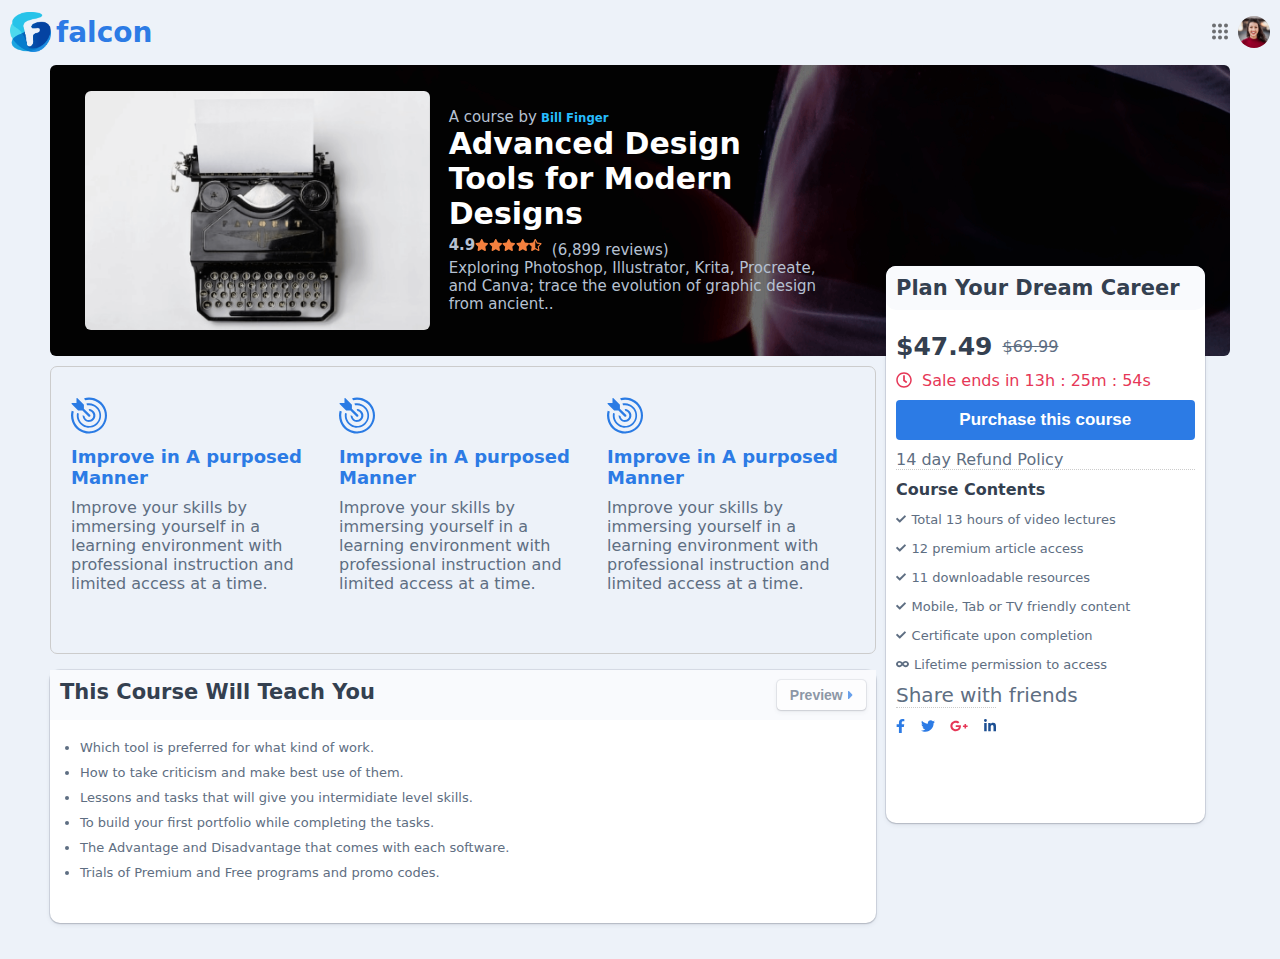
<file: courseDetails.html>
<!DOCTYPE html>
<html lang="en">

<head>
    <meta charset="UTF-8">
    <meta name="viewport" content="width=device-width, initial-scale=1.0">
    <link rel="stylesheet" href="style.css">
    <title>Document</title>
</head>

<body>
    <header class="container">
        <nav class="nav">
            <div class="nav__logoBox">
                <a href="index.html"><img class="nav__logo" src="/assets/falcon.png" alt="falcon logo"></a>
                <span class="nav__logoText">falcon</span>
            </div>

            <ul class="nav__list">
                <li>
                    <img src="/assets/hamburgerMenu.svg" alt="hamburger menu svg">
                </li>
                <li>
                    <img class="userProfil" src="/assets/profilImg.png" alt="profil image">
                </li>
            </ul>
        </nav>
    </header>
    <!-- MAIN -->
    <main class="mycontainer">
        <!-- COURSE PREVIEW -->
        <div class="coursepreview mycontainer">
            <img src="/assets/course1.png" alt="course image">
            <div class="coursepreview__content">
                <div>
                    <h3>
                        <span class="courseby">A course by</span> Bill Finger
                    </h3>
                    <h1>Advanced Design Tools for Modern Designs</h1>
                </div>
                <div class="course__reviews">
                    <span class="reviewNumbers">4.9</span>
                    <svg class="svg-inline--fa fa-star fa-w-18 text-warning" aria-hidden="true" focusable="false"
                        data-prefix="fa" data-icon="star" role="img" xmlns="http://www.w3.org/2000/svg"
                        viewBox="0 0 576 512" data-fa-i2svg="">
                        <path fill="#f5803e"
                            d="M259.3 17.8L194 150.2 47.9 171.5c-26.2 3.8-36.7 36.1-17.7 54.6l105.7 103-25 145.5c-4.5 26.3 23.2 46 46.4 33.7L288 439.6l130.7 68.7c23.2 12.2 50.9-7.4 46.4-33.7l-25-145.5 105.7-103c19-18.5 8.5-50.8-17.7-54.6L382 150.2 316.7 17.8c-11.7-23.6-45.6-23.9-57.4 0z">
                        </path>
                    </svg>
                    <svg class="svg-inline--fa fa-star fa-w-18 text-warning" aria-hidden="true" focusable="false"
                        data-prefix="fa" data-icon="star" role="img" xmlns="http://www.w3.org/2000/svg"
                        viewBox="0 0 576 512" data-fa-i2svg="">
                        <path fill="#f5803e"
                            d="M259.3 17.8L194 150.2 47.9 171.5c-26.2 3.8-36.7 36.1-17.7 54.6l105.7 103-25 145.5c-4.5 26.3 23.2 46 46.4 33.7L288 439.6l130.7 68.7c23.2 12.2 50.9-7.4 46.4-33.7l-25-145.5 105.7-103c19-18.5 8.5-50.8-17.7-54.6L382 150.2 316.7 17.8c-11.7-23.6-45.6-23.9-57.4 0z">
                        </path>
                    </svg>
                    <svg class="svg-inline--fa fa-star fa-w-18 text-warning" aria-hidden="true" focusable="false"
                        data-prefix="fa" data-icon="star" role="img" xmlns="http://www.w3.org/2000/svg"
                        viewBox="0 0 576 512" data-fa-i2svg="">
                        <path fill="#f5803e"
                            d="M259.3 17.8L194 150.2 47.9 171.5c-26.2 3.8-36.7 36.1-17.7 54.6l105.7 103-25 145.5c-4.5 26.3 23.2 46 46.4 33.7L288 439.6l130.7 68.7c23.2 12.2 50.9-7.4 46.4-33.7l-25-145.5 105.7-103c19-18.5 8.5-50.8-17.7-54.6L382 150.2 316.7 17.8c-11.7-23.6-45.6-23.9-57.4 0z">
                        </path>
                    </svg>
                    <svg class="svg-inline--fa fa-star fa-w-18 text-warning" aria-hidden="true" focusable="false"
                        data-prefix="fa" data-icon="star" role="img" xmlns="http://www.w3.org/2000/svg"
                        viewBox="0 0 576 512" data-fa-i2svg="">
                        <path fill="#f5803e"
                            d="M259.3 17.8L194 150.2 47.9 171.5c-26.2 3.8-36.7 36.1-17.7 54.6l105.7 103-25 145.5c-4.5 26.3 23.2 46 46.4 33.7L288 439.6l130.7 68.7c23.2 12.2 50.9-7.4 46.4-33.7l-25-145.5 105.7-103c19-18.5 8.5-50.8-17.7-54.6L382 150.2 316.7 17.8c-11.7-23.6-45.6-23.9-57.4 0z">
                        </path>
                    </svg>
                    <svg class="svg-inline--fa fa-star-half-alt fa-w-17 text-warning star-icon" aria-hidden="true"
                        focusable="false" data-prefix="fa" data-icon="star-half-alt" role="img"
                        xmlns="http://www.w3.org/2000/svg" viewBox="0 0 536 512" data-fa-i2svg="">
                        <path fill="#f5803e"
                            d="M508.55 171.51L362.18 150.2 296.77 17.81C290.89 5.98 279.42 0 267.95 0c-11.4 0-22.79 5.9-28.69 17.81l-65.43 132.38-146.38 21.29c-26.25 3.8-36.77 36.09-17.74 54.59l105.89 103-25.06 145.48C86.98 495.33 103.57 512 122.15 512c4.93 0 10-1.17 14.87-3.75l130.95-68.68 130.94 68.7c4.86 2.55 9.92 3.71 14.83 3.71 18.6 0 35.22-16.61 31.66-37.4l-25.03-145.49 105.91-102.98c19.04-18.5 8.52-50.8-17.73-54.6zm-121.74 123.2l-18.12 17.62 4.28 24.88 19.52 113.45-102.13-53.59-22.38-11.74.03-317.19 51.03 103.29 11.18 22.63 25.01 3.64 114.23 16.63-82.65 80.38z">
                        </path>
                    </svg>
                    <p class="totalReviews">(6,899 reviews)</p>
                </div>
                <p>
                    Exploring Photoshop, Illustrator, Krita, Procreate, and Canva; trace the evolution of graphic design
                    from
                    ancient..
                </p>
            </div>
        </div>
        <div class="flex3">
            <!-- PRICE BOX -->
            <div class="coursecontent mycard">
                <div class="planDreamBox hiddenForMobiles">
                    <h2>Plan Your Dream Career </h2>
                </div>
                <div class="withpadding">
                    <div class="courseContent__priceBox flex ">
                        <h3 class="courseContent__price">$47.49</h3>
                        <p>$69.99</p>
                    </div>
                    <p class="priceEnd flex"> <svg class="svg-inline--fa fa-clock fa-w-16 me-2" aria-hidden="true"
                            focusable="false" data-prefix="far" data-icon="clock" role="img"
                            xmlns="http://www.w3.org/2000/svg" viewBox="0 0 512 512" data-fa-i2svg="">
                            <path fill="currentColor"
                                d="M256 8C119 8 8 119 8 256s111 248 248 248 248-111 248-248S393 8 256 8zm0 448c-110.5 0-200-89.5-200-200S145.5 56 256 56s200 89.5 200 200-89.5 200-200 200zm61.8-104.4l-84.9-61.7c-3.1-2.3-4.9-5.9-4.9-9.7V116c0-6.6 5.4-12 12-12h32c6.6 0 12 5.4 12 12v141.7l66.8 48.6c5.4 3.9 6.5 11.4 2.6 16.8L334.6 349c-3.9 5.3-11.4 6.5-16.8 2.6z">
                            </path>
                        </svg> Sale ends in 13h : 25m : 54s</p>
                    <button id="btn--purchasecourse" class="mybtn">Purchase this course</button>
                    <p>14 day Refund Policy </p>
                    <ul>
                        <li> Course Contents</li>
                        <li><span> <img src="/assets/checkicon.svg" alt="check icon"> </span>Total 13 hours of video
                            lectures</li>
                        <li><span> <img src="/assets/checkicon.svg" alt="check icon"> </span>12 premium article access
                        </li>
                        <li><span> <img src="/assets/checkicon.svg" alt="check icon"> </span>11 downloadable resources
                        </li>
                        <li><span> <img src="/assets/checkicon.svg" alt="check icon"> </span>Mobile, Tab or TV friendly
                            content
                        </li>
                        <li><span> <img src="/assets/checkicon.svg" alt="check icon"> </span>Certificate upon completion
                        </li>
                        <li><span> <img src="/assets/finite.svg" alt="finite icon"> </span>Lifetime permission to access
                        </li>
                    </ul>
                    <div>
                        <h4>Share with friends</h4>
                        <ul class="socialMediaLinks flex">
                            <li>
                                <img src="/assets/facebook.svg" alt="facebook icon">
                            </li>
                            <li>
                                <img src="/assets/twitterIcon.svg" alt="facebook icon">
                            </li>
                            <li>
                                <img src="/assets/google.svg" alt="facebook icon">
                            </li>
                            <li>
                                <img src="/assets/linkeding.svg" alt="facebook icon">
                            </li>
                        </ul>
                    </div>
                </div>
            </div>
            <div class="wrraper1">

                <!-- COURSE FEATURE -->
                <div class="course-featureBox ">
                    <div class="course-featureCard">
                        <img src="assets/targetIcon.svg" alt="target icon">
                        <h3>Improve in A purposed Manner </h3>
                        <p>Improve your skills by immersing yourself in a learning environment with professional
                            instruction
                            and
                            limited
                            access at a time.</p>
                    </div>
                    <div class="course-featureCard">
                        <img src="assets/targetIcon.svg" alt="target icon">
                        <h3>Improve in A purposed Manner </h3>
                        <p>Improve your skills by immersing yourself in a learning environment with professional
                            instruction
                            and
                            limited
                            access at a time.</p>
                    </div>
                    <div class="course-featureCard">
                        <img src="assets/targetIcon.svg" alt="target icon">
                        <h3>Improve in A purposed Manner </h3>
                        <p>Improve your skills by immersing yourself in a learning environment with professional
                            instruction
                            and
                            limited
                            access at a time.</p>
                    </div>
                </div>
                <!-- COURSE WILL TEACH U -->
                <div class="coursewillTeachu mycard">
                    <div class="coursewillTeachu__header">
                        <h2>This Course Will Teach You </h2>
                        <button class="mybtn  btn--preview flex">
                            <span class="hiddenForMobiles">Preview</span>
                            <img id="arrowIcon" src="/assets/rightArrow.svg" alt="arrow icon">
                        </button>
                    </div>
                    <ul>
                        <li>Which tool is preferred for what kind of work. </li>
                        <li>How to take criticism and make best use of them. </li>
                        <li>
                            Lessons and tasks that will give you intermidiate level skills.
                        </li>
                        <li>
                            To build your first portfolio while completing the tasks.
                        </li>
                        <li>
                            The Advantage and Disadvantage that comes with each software.
                        </li>
                        <li>
                            Trials of Premium and Free programs and promo codes.
                        </li>
                    </ul>
                </div>

            </div>

        </div>
    </main>
</body>

</html>
</file>
<file: style.css>
:root {
    --bodyBg: #edf2f9;
    --navbar: rgba(237, 242, 249, 0.96);
    --greenBadge: #00864e;
    --link-color: #2c7be5;
    --headingcolor: #344050;
    --badgeSoftWarningBg: #fde6d8;
    --badgeSoftWarningColor: #9d5228;
    --badge-soft-success-color: #00864e;
    --badge-soft-success-background-color: #ccf6e4;
    --badge-soft-primary-background-color: #d5e5fa;
    --badge-soft-primary-color: #1c4f93;
    --textColor: #5e6e82;
    /* breakpoint */
}



/* GENERAL */

*,
::after,
::before {
    margin: 0;
    padding: 0;
    box-sizing: border-box;
}

html {
    font-size: 62.5%;
}

ul {
    list-style: none;
}

a {
    text-decoration: none;
}

img {
    cursor: pointer;
}

body {
    padding: 10px;
    font-family: system-ui, -apple-system, BlinkMacSystemFont, 'Segoe UI', Roboto, Oxygen, Ubuntu, Cantarell, 'Open Sans', 'Helvetica Neue', sans-serif;
    background-color: var(--bodyBg) !important;
    /* height: 100vh; */
}


/* BADGES */

.mybadge {
    padding: 5px 12px;
    border-radius: 20px;
    font-size: 1.2rem;
    height: 20px !important;
    display: flex;
    width: fit-content;
    /* justify-content: space-between; */
    align-items: center;
    font-weight: 500;
}

.mybadge svg {
    height: 14px;
    margin-inline: 3px !important;
}

#badge__success {
    background-color: var(--badge-soft-primary-background-color) !important;
    color: var(--badge-soft-primary-color);

}

#badge__green {
    background-color: var(--badge-soft-success-background-color);
    color: var(--badge-soft-success-color)
}

#badge__orange {
    background-color: var(--badgeSoftWarningBg);
    color: var(--badgeSoftWarningColor);
}


/* BUTTONS */
.mybtn {
    display: flex;
    font-size: 1.4rem;
    padding: 6px 10px;
    border: none;
    font-weight: 600;
    cursor: pointer;
    border-radius: 4px;
}


.btn--addToWishList {
    border: 1px solid white;
    opacity: 0.7;

    color: #5e6e82;
    background-color: white;
    box-shadow: 0 0 0 1px rgba(43, 45, 80, 0.1), 0 2px 5px 0 rgba(43, 45, 80, 0.08), 0 1px 1.5px 0 rgba(0, 0, 0, 0.07), 0 1px 2px 0 rgba(0, 0, 0, 0.08);


}

.btn--addToCart {
    background-color: var(--link-color);
    color: white;
}

.mybtn img {
    height: 14px;
    margin-right: 3px;
}


/* TYPOGRAPHY */

p {
    font-size: 1.4rem;
    color: var(--textColor);
}

@media screen and (min-width: 768px) {
    p {
        font-size: 1.6rem;
    }
}


h4 {
    font-size: 2rem;
    color: var(--textColor);
    font-weight: 500;
}

h5 {
    color: #2c7be5;
    font-weight: 500;
    font-size: 1.7rem;
}


/* COURSE CARD */
.fa-star-half-alt,
.fa-star {
    height: 12px;
}

.reviewNumbers {
    font-size: 1.5rem;
    font-weight: 600;
}


.onsale {
    margin-inline: 10px !important;
}

@media screen and (min-width: 968px) {

    .homePagemain {
        display: grid;
        grid-template-columns: 1fr 1fr 1fr 1fr;
        column-gap: 1.5rem;
    }


    .gridx2 {
        grid-column: span 3;
    }
}

.course {
    padding: 10px;
    /* max-width: 1000px; */
    /* margin-inline: auto; */
    background-color: white !important;
    margin-bottom: 1.6rem;
    border-radius: 10px;
    box-shadow: 0 0 0 1px rgba(43, 45, 80, 0.1),
        0 2px 5px 0 rgba(43, 45, 80, 0.08),
        0 1px 1.5px 0 rgba(0, 0, 0, 0.07),
        0 1px 2px 0 rgba(0, 0, 0, 0.08);
}

@media screen and (min-width:768px) {
    .course {
        display: grid;
        grid-template-columns: 1fr 1fr 1fr 1fr;
        justify-content: center;
        /* align-items: center; */
        /* align-content: center; */
    }
}

.course__reviews {
    display: flex;
    align-items: center;
}

.course__reviews p {
    margin-left: 10px;
}

.course__priceContainer {
    margin-top: 1rem;
    display: flex;
    justify-content: space-between;
}

.course__price {
    color: #f5803e;
    font-weight: 500;
    font-size: 2.5rem;
}

.course__priceBox {
    display: flex;
    align-items: center;
}

@media screen and (min-width: 768px) {
    .course__priceContainer {
        flex-direction: column;
        /* align-self: center; */
        justify-self: center;
        border: 1px solid #ccc;
        border-radius: 5px;
        padding: 10px 14px;

    }

    .course__desc {
        grid-column: span 2;
        margin-left: 1.8rem;
    }

    .course__desc p {
        margin-block: 10px;
    }

    .course__btnsBox {
        flex-direction: column;
    }

    .course__btnsBox button {
        width: 100%;
        margin-bottom: 5px;
    }
}

.course__priceBox p {
    text-decoration: line-through;
    margin-left: 10px;
}

.course__btnsBox {
    display: flex;
    align-items: center;
}

.course__btnsBox .btn--addToWishList {
    margin-inline: 12px;
}

.course__btnsBox button {
    padding: 9px 12px;
}

.course__image {
    width: 100%;
    height: 100%;
}

.course__badges {
    display: flex;
    margin-block: 16px;
}

.course__badges span {
    margin-right: 10px;
}






/* RESUABLE CLASSES  */


.mycontainer {
    max-width: 1200px;
    margin-inline: auto;
    padding: 10px;
}

.flex {
    display: flex;
    align-items: center;
}


.resetIcon {
    height: 16px;
    margin-right: 6px;
}

.hiddenForMobiles {
    display: none;
}

img {
    object-fit: cover;
}

.mycard {
    padding: 10px;
    border-radius: 10px;
    margin-bottom: 1.6rem;
    background-color: white;
    box-shadow: 0 0 0 1px rgba(43, 45, 80, 0.1), 0 2px 5px 0 rgba(43, 45, 80, 0.08), 0 1px 1.5px 0 rgba(0, 0, 0, 0.07), 0 1px 2px 0 rgba(0, 0, 0, 0.08);

}




@media screen and (min-width: 768px) {
    .hiddenForMobiles {
        display: block;
    }
}

.hiddenForDesktop {
    display: none;
}

@media screen and (max-width: 768px) {
    .hiddenForDesktop {
        display: block;
    }
}



/* FILTER BAR */
/* Style for the custom select container */


.filterBar {
    display: flex !important;
    justify-content: space-between !important;
    /* padding: ; */
    background-image: url(/assets/illustration.png);
    background-repeat: no-repeat;
    background-position: right top;


}

.leftFilerBar {
    display: none;
}


@media screen and (min-width: 968px) {
    .leftFilerBar {
        display: block;
        /* width: 80%; */
        /* justify-self: end; */
    }
}

.filterBar .input-group {
    /* width: 50%; */
}

.filterBar h4 {
    font-size: 1.8rem;
    margin-bottom: 16px;
}

.dropdown {
    width: 100px !important;
    align-self: flex-end;
}




/* NAV */

.nav {
    display: flex;
    justify-content: space-between;
}


.nav__logo {
    height: 40px;
}

.nav__logoBox {
    display: flex;
    align-items: center;
}

.nav__logoText {
    color: #2c7be5;
    font-size: 2.8rem;
    font-weight: 900;
    margin-left: 5px;
}

.userProfil {
    height: 32px;
    width: 32px;
    border-radius: 50%;
    margin-left: 10px;
}


.nav__list {
    display: inherit;
    align-items: center;
}



/* LEFT  FILER BAR */
.selectedFilterOptionBox {
    background-color: rgb(216, 226, 239) !important;
    width: fit-content;
    padding: 4px 8px;
    font-size: 1.3rem;
    margin-block: 2rem;
    text-wrap: nowrap !important;
    border-radius: 4px;
    color: var(--textColor);
    font-weight: bold;

}

.selectedFilterOptionBox svg {
    height: 12px;
    margin-left: 4px;
}

.filterlist {
    border-bottom: 1px solid #cccccc67;
    padding-left: 2rem !important;

    /* width: fit-content !important; */
}

.filterlist-form input {
    /* margin-right: 100px !important; */
}

.resetFilterBox {
    display: flex;
    justify-content: space-between;
}


.btn--reset {
    border: 1px solid var(--textColor) !important;
    font-size: 1.5rem !important;
    color: var(--textColor) !important;
    font-weight: 500 !important;
    padding-inline: 1.3rem !important;
}



.filterlist-form {
    font-size: 1.3rem;
    display: flex !important;
    align-items: center !important;
    margin-bottom: 1.5rem;
    /* width: 80%; */
    justify-content: space-between !important;

}

.filterlist-form img {
    height: 15px;
    margin-right: 10px;
}

.resetFilterBox,
.selectedFilterOptionBox-wrraper {
    margin-left: 2rem !important;
}

.filterlist-form label {
    color: var(--textColor);
    font-weight: bold;
    /* margin-right: 70px !important; */
}

.filterlist-title {
    color: var(--textColor);
    font-size: 1.2rem;
    font-weight: 500;
    margin-bottom: 1.5rem;
}


/* COURSE DETAILS PAGE STYLING */
.course-featureBox {
    border: 1px solid #ccc;
    border-radius: 7px;
}

.course-featureCard {
    text-align: center;
    margin-bottom: 3rem;

}

@media screen and (min-width: 768px) {
    .course-featureBox {
        display: grid;
        grid-template-columns: 1fr 1fr 1fr;
    }

    .course-featureCard {
        text-align: left;
        padding: 2rem 1rem;
    }
}


.course-featureCard h3 {
    color: #2c7be5;
    font-size: 1.8rem;
    margin-block: 10px !important;
}


/* COURSE CONTENT */
.courseContent__price {
    color: var(--headingcolor);
    font-size: 2.5rem;
    margin-right: 10px;
}

.courseContent__priceBox p {
    font-weight: 500;
    text-decoration: line-through;
}

.priceEnd {
    color: rgb(230, 55, 87);

}

.priceEnd svg {
    height: 16px;
    margin-right: 10px !important;
}

#btn--purchasecourse {
    color: white;
    margin-bottom: 1rem;
    background-color: #2c7be5;
    font-size: 1.7rem;
}


.coursecontent {
    /* padding: 20px; */
    padding: 0 !important;
}

.coursecontent ul {
    border-top: 1px dotted #ccc !important;
}

.priceEnd {
    margin-block: 1rem !important;
}

.withpadding {
    padding: 10px !important;
}

.planDreamBox {
    border-radius: 10px !important;
}

.coursecontent ul :first-child {
    color: var(--headingcolor) !important;
    font-weight: bold;
    font-size: 1.6rem !important;
}

.coursecontent ul li {
    color: var(--textColor);
    font-size: 1.3rem;
    margin-block: 10px;
    font-weight: 400;
}

.coursecontent img {
    height: 10px;
}


.socialMediaLinks {
    width: 100px;
    justify-content: space-between;
    align-items: center;
}


.socialMediaLinks li {
    /* padding: 5px; */
    /* border-radius: 50%; */
}

.socialMediaLinks img {

    height: 14px;
}

.course-featureBox {
    margin-block: 16px;
    padding: 10px;
}

.planDreamBox {
    /* background-color: rgb(249, 250, 253); */
}

.planDreamBox h2 {
    font-size: 2.3rem;

}


/* coursewillTeachu */
.coursewillTeachu {
    /* padding: 0 !important; */
    padding-inline: 0 !important;
    padding-bottom: 3px !important;
    padding-top: 0 !important;
}


.coursewillTeachu__header,
.planDreamBox {
    display: flex;
    padding: 10px;
    background-color: rgb(249, 250, 253);

    justify-content: space-between;
    margin-bottom: 1.2rem;
}

.coursewillTeachu__header h2,
.planDreamBox h2 {
    color: var(--headingcolor) !important;
    font-size: 2.1rem;
}

.coursewillTeachu ul li {
    color: var(--textColor);
    font-size: 1.3rem;
    margin-block: 10px;
    font-weight: 400;

}

.coursewillTeachu ul {
    margin: 20px !important;
    /* margin-bottom: 2rem !important; */
    list-style: disc;
    padding-inline: 10px !important;
}



.coursewillTeachu button #arrowIcon {
    /* display: block !important; */
    margin-inline: auto !important;

}

.coursewillTeachu button span {
    margin-right: 5px !important;
}

.coursewillTeachu button {

    border: 1px solid white;
    opacity: 0.7;
    color: #5e6e82;
    background-color: white;
    padding-inline: 12px !important;
    box-shadow: 0 0 0 1px rgba(43, 45, 80, 0.1), 0 2px 5px 0 rgba(43, 45, 80, 0.08), 0 1px 1.5px 0 rgba(0, 0, 0, 0.07), 0 1px 2px 0 rgba(0, 0, 0, 0.08);
}


.coursewillTeachu ul:last-child {
    margin-bottom: 40px !important;
}

/* COURSE PREVIEW */
.coursepreview {
    /* background-color: black; */
    padding: 16px;
    background-image: url("/assets/coursepreviewbg.png") !important;
    background-position: center;
}

.coursepreview h3 {
    color: rgb(39, 188, 253);
}


.coursepreview .reviewNumbers {
    color: rgb(182, 193, 210) !important;

}

.coursepreview .totalReviews {
    color: rgb(39, 188, 253);
    margin-top: 10px;

}

.coursepreview h1 {
    font-size: 3rem;
    color: white !important;
    font-weight: bold;
}

.coursepreview p,
.courseby {
    /* color: var(--textColor) !important; */
    font-size: 1.5rem;
    font-weight: 500;
    color: rgb(182, 193, 210) !important;
}

.coursepreview img {
    width: 90%;
    display: inline-block;
    margin: 10px;
    border-radius: 6px;

}



.coursepreview {
    border-radius: 6px;
}


@media (min-width: 768px) {
    .coursepreview {
        display: grid;
        grid-template-columns: 1fr 1fr 1fr;
        align-items: center;
        justify-items: center;
    }

}


/* .coursepreview__content {
     !important;
} */

/* FIX STYLES */


.mybadge {
    white-space: nowrap;
}

.course {
    cursor: pointer;
}

a {
    text-decoration: none !important;
}

.gridx3 {
    display: grid;
    grid-template-columns: 1fr 1fr 1fr;
    grid-template-rows: 1fr 1fr;
}





.course-featureBox {
    margin-top: 1rem;
}


@media screen and (min-width:786px) {

    .wrraper1 {
        width: 70% !important;
    }

    .flex3 {
        display: flex;
        gap: 1rem;
    }

    .coursecontent {
        margin-top: 1rem !important;
        /* width: 100%; */
        width: 27%;
        position: relative;
        bottom: 10rem;
        order: 2 !important;
    }
}

#btn--purchasecourse {
    padding: 10px;
    /* Adjust the value to match your button's height */

    width: 100%;
    /* text-align: center !important; */
    display: flex;
    justify-content: center;
    align-items: center;
}
</file>
